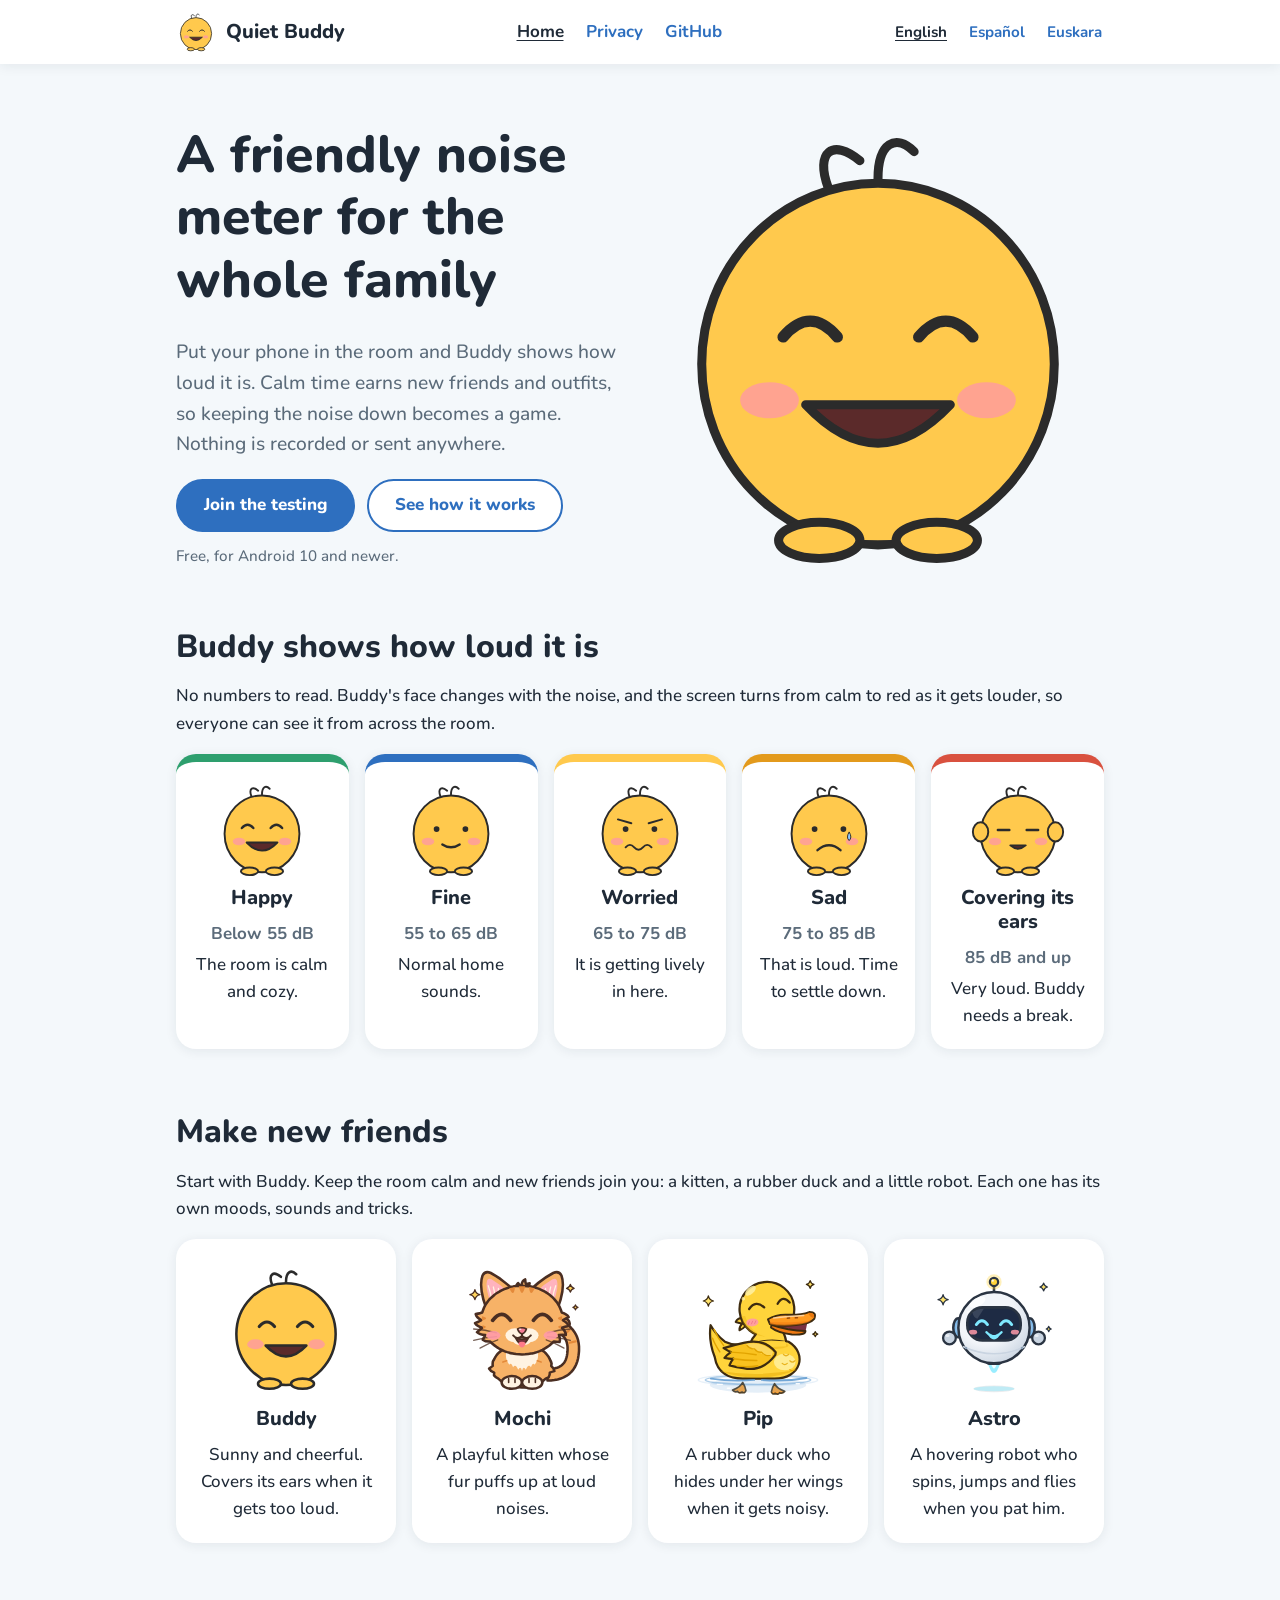
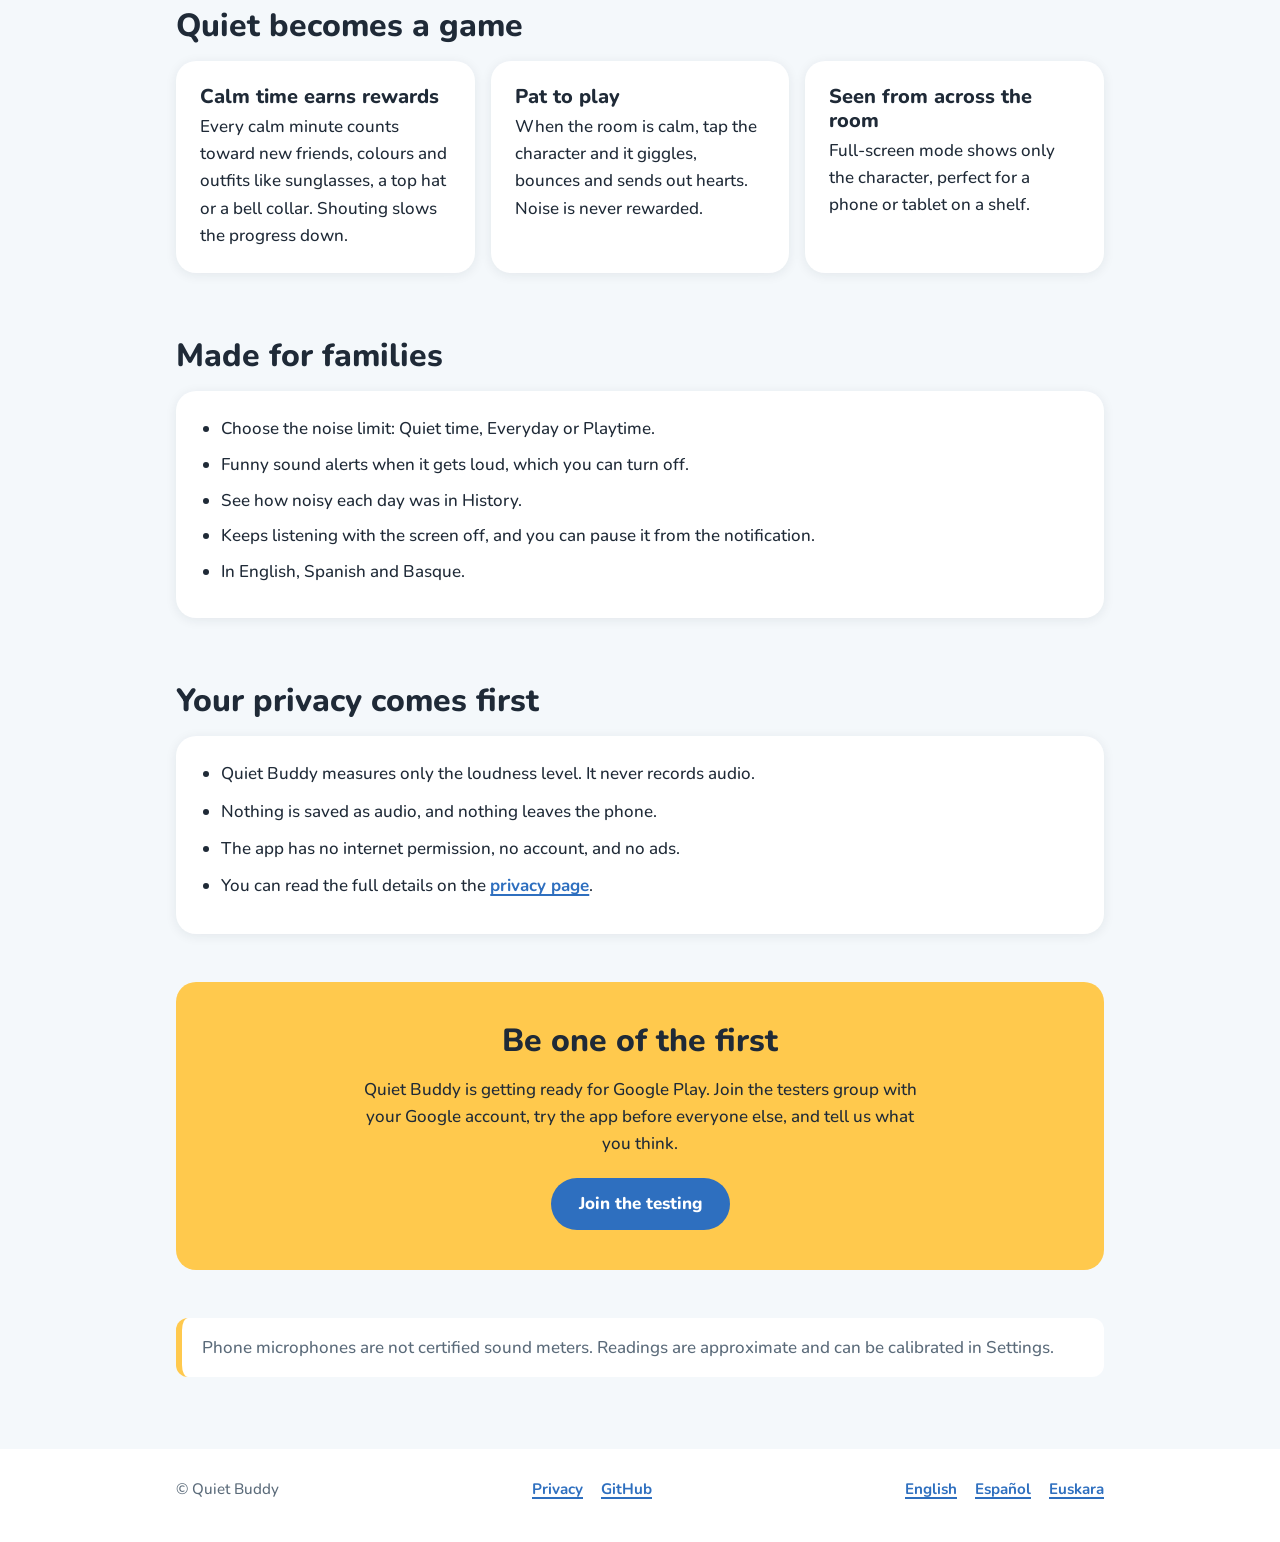
<file: index.html>
<!doctype html>
<html lang="en">
<head>
  <meta charset="utf-8">
  <meta name="viewport" content="width=device-width, initial-scale=1">
  <title>Quiet Buddy</title>
  <meta name="description" content="Quiet Buddy is a free Android noise meter for the family. Choose your language: English, Español or Euskara.">
  <link rel="alternate" hreflang="en" href="https://quiet-buddy.github.io/en/">
  <link rel="alternate" hreflang="es" href="https://quiet-buddy.github.io/es/">
  <link rel="alternate" hreflang="eu" href="https://quiet-buddy.github.io/eu/">
  <link rel="alternate" hreflang="x-default" href="https://quiet-buddy.github.io/">
  <link rel="canonical" href="https://quiet-buddy.github.io/">
  <meta property="og:type" content="website">
  <meta property="og:site_name" content="Quiet Buddy">
  <meta property="og:title" content="Quiet Buddy">
  <meta property="og:description" content="A friendly noise meter for the whole family. Choose your language.">
  <meta property="og:url" content="https://quiet-buddy.github.io/">
  <meta property="og:locale" content="en_US">
  <meta property="og:locale:alternate" content="es_ES">
  <meta property="og:locale:alternate" content="eu_ES">
  <link rel="icon" href="data:image/svg+xml,%3Csvg xmlns='http://www.w3.org/2000/svg' viewBox='0 0 100 100'%3E%3Cellipse cx='50' cy='55' rx='40' ry='40' fill='%23FFC94D' stroke='%232B2B2B' stroke-width='4'/%3E%3Ccircle cx='36' cy='48' r='5' fill='%232B2B2B'/%3E%3Ccircle cx='64' cy='48' r='5' fill='%232B2B2B'/%3E%3C/svg%3E">
  <link rel="stylesheet" href="https://fonts.googleapis.com/css2?family=Nunito:wght@500;700;800&amp;display=swap">
  <link rel="stylesheet" href="assets/site.css">
  <script>
    (function () {
      var supported = ['en', 'es', 'eu'];
      var target = null;
      try {
        var saved = localStorage.getItem('qb-lang');
        if (saved && supported.indexOf(saved) !== -1) target = saved;
      } catch (e) {}
      if (!target) {
        var list = (navigator.languages && navigator.languages.length)
          ? navigator.languages
          : [navigator.language || 'en'];
        for (var i = 0; i < list.length; i++) {
          var tag = String(list[i]).toLowerCase();
          if (tag.indexOf('eu') === 0) { target = 'eu'; break; }
          if (tag.indexOf('es') === 0) { target = 'es'; break; }
        }
      }
      location.replace('./' + (target || 'en') + '/');
    })();
  </script>
</head>
<body>

<main class="landing">
  <div class="wrap">
    <section class="landing-card" aria-labelledby="landing-title">
      <svg class="landing-buddy" viewBox="0 0 200 200" role="img" aria-label="Buddy, the Quiet Buddy mascot">
        <path d="M78 30 C 72 14, 80 8, 92 18" fill="none" stroke="#2B2B2B" stroke-width="4" stroke-linecap="round"/>
        <path d="M100 26 C 100 10, 108 6, 116 14" fill="none" stroke="#2B2B2B" stroke-width="4" stroke-linecap="round"/>
        <ellipse cx="100" cy="108" rx="78" ry="80" fill="#FFC94D" stroke="#2B2B2B" stroke-width="4"/>
        <ellipse cx="52" cy="124" rx="13" ry="8" fill="#FF9AA2" opacity="0.8"/>
        <ellipse cx="148" cy="124" rx="13" ry="8" fill="#FF9AA2" opacity="0.8"/>
        <path d="M58 96 Q 70 82 82 96" fill="none" stroke="#2B2B2B" stroke-width="5" stroke-linecap="round"/>
        <path d="M118 96 Q 130 82 142 96" fill="none" stroke="#2B2B2B" stroke-width="5" stroke-linecap="round"/>
        <path d="M68 126 Q 100 160 132 126 Z" fill="#5B2A2A" stroke="#2B2B2B" stroke-width="4" stroke-linejoin="round"/>
        <ellipse cx="74" cy="186" rx="18" ry="8" fill="#FFC94D" stroke="#2B2B2B" stroke-width="4"/>
        <ellipse cx="126" cy="186" rx="18" ry="8" fill="#FFC94D" stroke="#2B2B2B" stroke-width="4"/>
      </svg>
      <h1 id="landing-title">Quiet Buddy</h1>
      <p class="landing-choose">Choose your language</p>
      <nav aria-label="Choose your language">
        <ul class="landing-links">
          <li><a class="btn btn-primary btn-big" href="./en/" hreflang="en" lang="en" data-lang="en">English</a></li>
          <li><a class="btn btn-primary btn-big" href="./es/" hreflang="es" lang="es" data-lang="es">Español</a></li>
          <li><a class="btn btn-primary btn-big" href="./eu/" hreflang="eu" lang="eu" data-lang="eu">Euskara</a></li>
        </ul>
      </nav>
    </section>
  </div>
</main>

<script>
  document.addEventListener('click', function (event) {
    var link = event.target.closest && event.target.closest('a[data-lang]');
    if (!link) return;
    try {
      localStorage.setItem('qb-lang', link.getAttribute('data-lang'));
    } catch (e) {}
  });
</script>
</body>
</html>
</file>
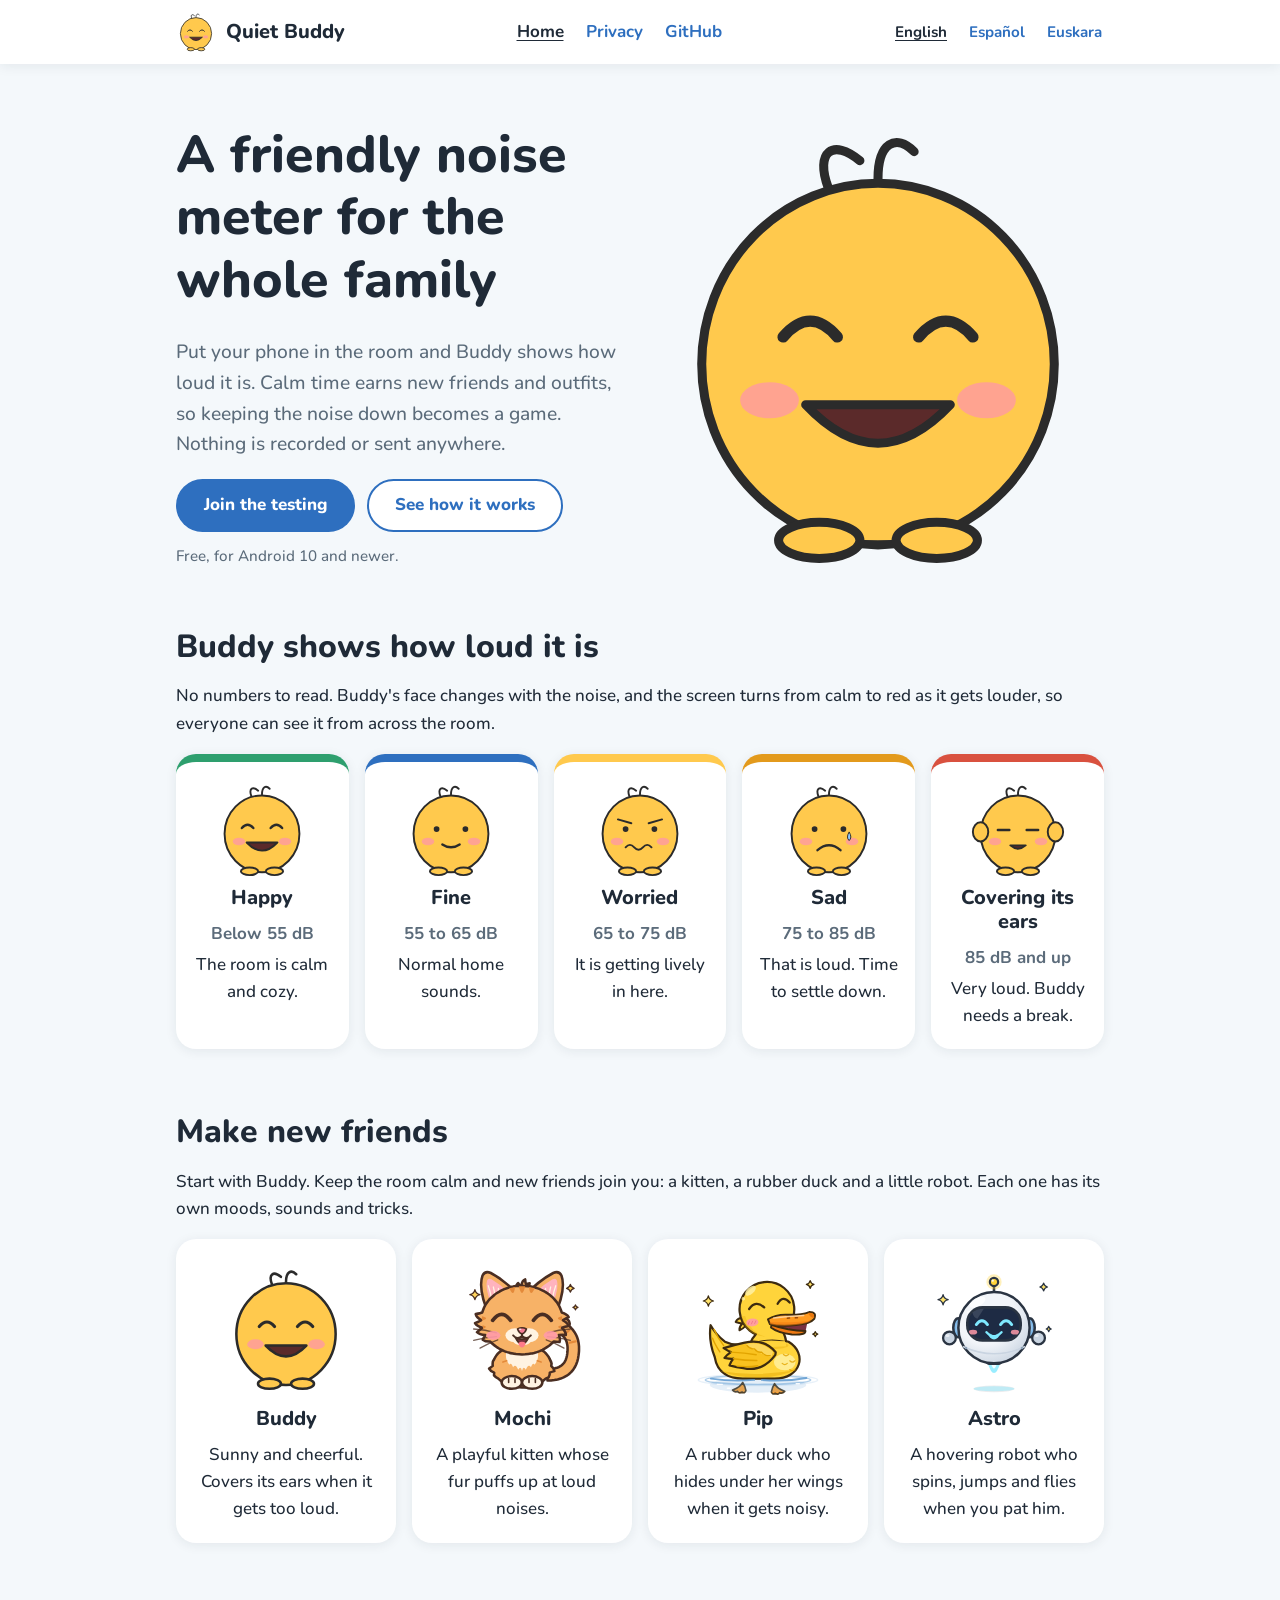
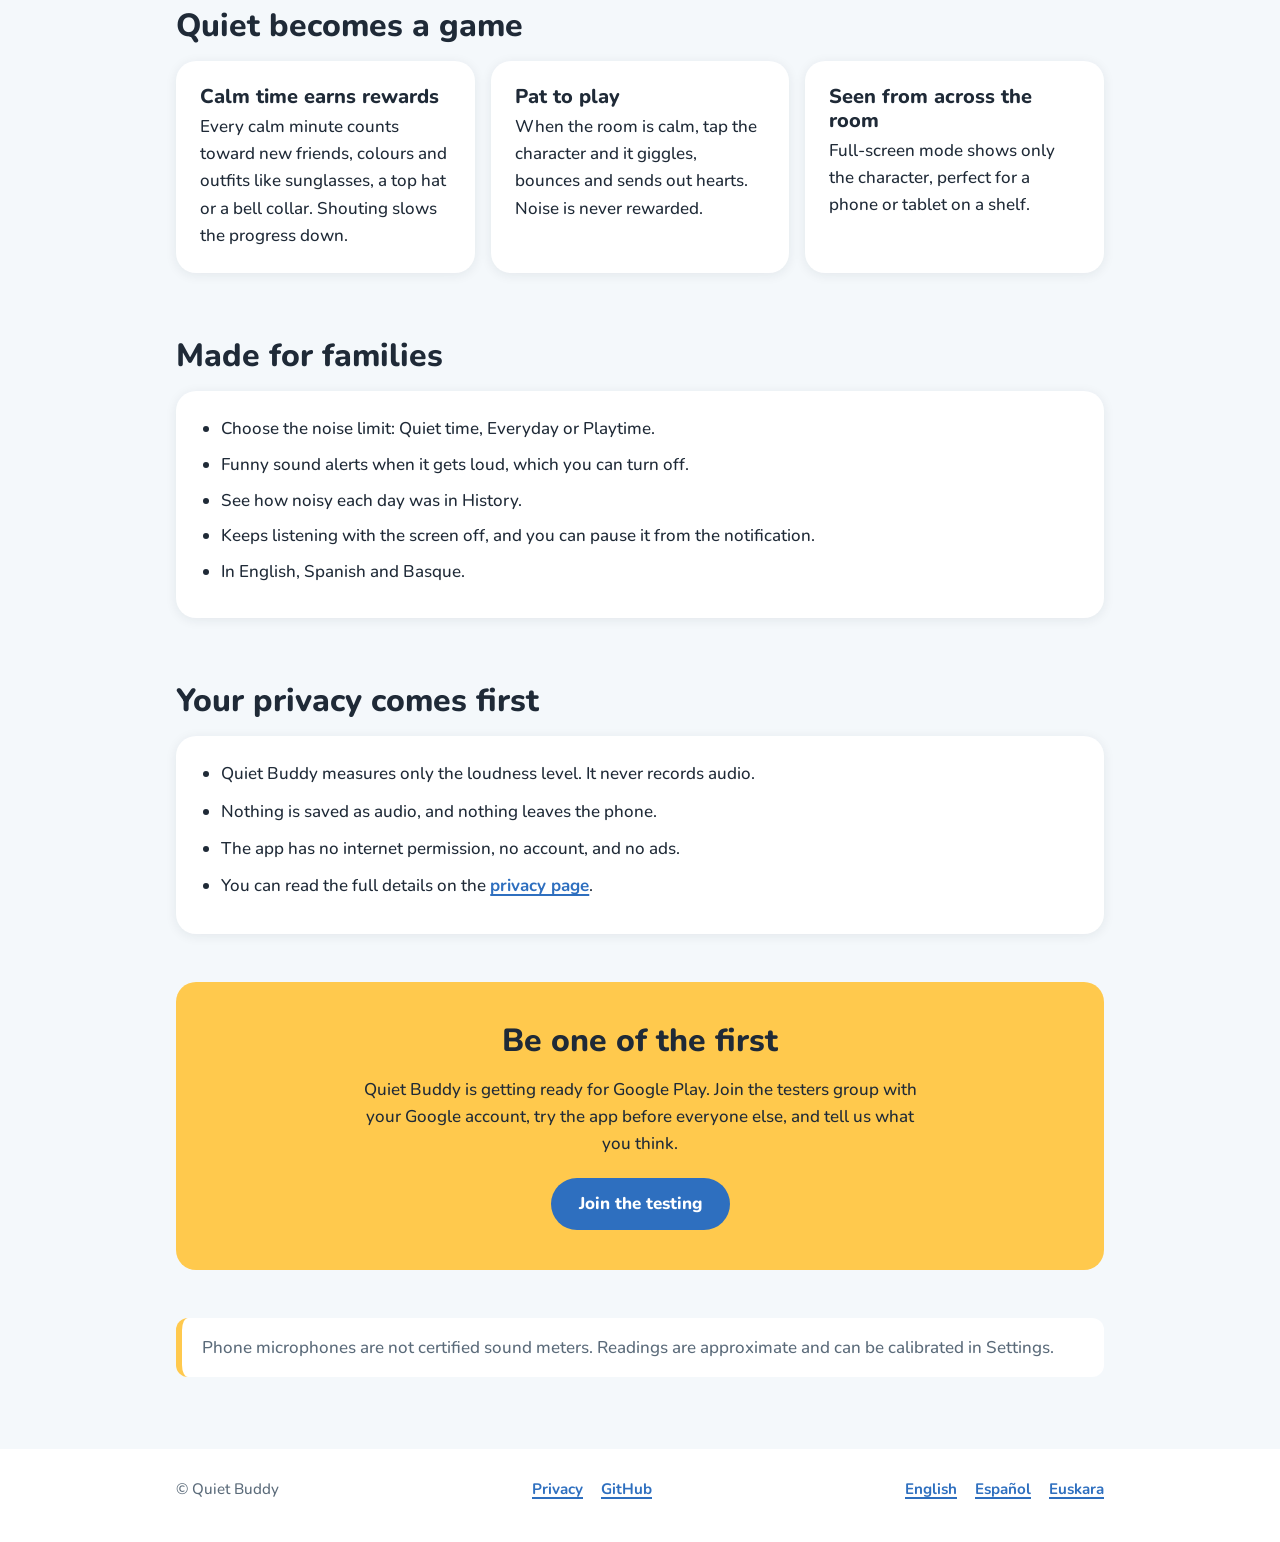
<file: en/index.html>
<!doctype html>
<html lang="en">
<head>
  <meta charset="utf-8">
  <meta name="viewport" content="width=device-width, initial-scale=1">
  <title>Quiet Buddy: a friendly noise meter for the family</title>
  <meta name="description" content="Quiet Buddy is a free Android app that turns a phone into a friendly noise meter for the family. Cute characters show how loud the room is, and calm time earns new friends. Nothing is recorded.">
  <link rel="alternate" hreflang="en" href="https://quiet-buddy.github.io/en/">
  <link rel="alternate" hreflang="es" href="https://quiet-buddy.github.io/es/">
  <link rel="alternate" hreflang="eu" href="https://quiet-buddy.github.io/eu/">
  <link rel="alternate" hreflang="x-default" href="https://quiet-buddy.github.io/">
  <link rel="canonical" href="https://quiet-buddy.github.io/en/">
  <meta property="og:type" content="website">
  <meta property="og:site_name" content="Quiet Buddy">
  <meta property="og:title" content="Quiet Buddy: a friendly noise meter for the family">
  <meta property="og:description" content="A friendly noise meter for the family. Cute characters show how loud the room is, and calm time earns new friends.">
  <meta property="og:url" content="https://quiet-buddy.github.io/en/">
  <meta property="og:locale" content="en_US">
  <meta property="og:locale:alternate" content="es_ES">
  <meta property="og:locale:alternate" content="eu_ES">
  <link rel="icon" href="data:image/svg+xml,%3Csvg xmlns='http://www.w3.org/2000/svg' viewBox='0 0 100 100'%3E%3Cellipse cx='50' cy='55' rx='40' ry='40' fill='%23FFC94D' stroke='%232B2B2B' stroke-width='4'/%3E%3Ccircle cx='36' cy='48' r='5' fill='%232B2B2B'/%3E%3Ccircle cx='64' cy='48' r='5' fill='%232B2B2B'/%3E%3C/svg%3E">
  <link rel="stylesheet" href="https://fonts.googleapis.com/css2?family=Nunito:wght@500;700;800&amp;display=swap">
  <link rel="stylesheet" href="../assets/site.css">
</head>
<body>

<header class="site-header">
  <div class="wrap">
    <a class="brand" href="./index.html">
      <svg viewBox="0 0 200 200" role="img" aria-label="Buddy, the Quiet Buddy mascot">
        <path d="M78 30 C 72 14, 80 8, 92 18" fill="none" stroke="#2B2B2B" stroke-width="4" stroke-linecap="round"/>
        <path d="M100 26 C 100 10, 108 6, 116 14" fill="none" stroke="#2B2B2B" stroke-width="4" stroke-linecap="round"/>
        <ellipse cx="100" cy="108" rx="78" ry="80" fill="#FFC94D" stroke="#2B2B2B" stroke-width="4"/>
        <ellipse cx="52" cy="124" rx="13" ry="8" fill="#FF9AA2" opacity="0.8"/>
        <ellipse cx="148" cy="124" rx="13" ry="8" fill="#FF9AA2" opacity="0.8"/>
        <path d="M58 96 Q 70 82 82 96" fill="none" stroke="#2B2B2B" stroke-width="5" stroke-linecap="round"/>
        <path d="M118 96 Q 130 82 142 96" fill="none" stroke="#2B2B2B" stroke-width="5" stroke-linecap="round"/>
        <path d="M68 126 Q 100 160 132 126 Z" fill="#5B2A2A" stroke="#2B2B2B" stroke-width="4" stroke-linejoin="round"/>
        <ellipse cx="74" cy="186" rx="18" ry="8" fill="#FFC94D" stroke="#2B2B2B" stroke-width="4"/>
        <ellipse cx="126" cy="186" rx="18" ry="8" fill="#FFC94D" stroke="#2B2B2B" stroke-width="4"/>
      </svg>
      <span>Quiet Buddy</span>
    </a>

    <nav class="site-nav" aria-label="Main">
      <ul>
        <li><a href="./index.html" aria-current="page">Home</a></li>
        <li><a href="./privacy.html">Privacy</a></li>
        <li><a href="https://github.com/Quiet-Buddy/noise-meter">GitHub</a></li>
      </ul>
    </nav>

    <nav class="lang" aria-label="Language">
      <ul>
        <li><a href="./index.html" hreflang="en" lang="en" aria-current="page">English</a></li>
        <li><a href="../es/index.html" hreflang="es" lang="es" data-lang="es">Español</a></li>
        <li><a href="../eu/index.html" hreflang="eu" lang="eu" data-lang="eu">Euskara</a></li>
      </ul>
    </nav>
  </div>
</header>

<main>

  <div class="wrap">

    <section class="hero" aria-labelledby="hero-title">
      <div>
        <h1 id="hero-title">A friendly noise meter for the whole family</h1>
        <p class="lead">Put your phone in the room and Buddy shows how loud it is. Calm time earns new friends and outfits, so keeping the noise down becomes a game. Nothing is recorded or sent anywhere.</p>
        <div class="actions">
          <a class="btn btn-primary" href="https://groups.google.com/g/quiet-buddy-testers">Join the testing</a>
          <a class="btn btn-secondary" href="#moods-title">See how it works</a>
        </div>
        <p class="hero-note">Free, for Android 10 and newer.</p>
      </div>
      <svg class="buddy-hero" viewBox="0 0 200 200" role="img" aria-label="Buddy, the Quiet Buddy mascot, smiling happily">
        <path d="M78 30 C 72 14, 80 8, 92 18" fill="none" stroke="#2B2B2B" stroke-width="4" stroke-linecap="round"/>
        <path d="M100 26 C 100 10, 108 6, 116 14" fill="none" stroke="#2B2B2B" stroke-width="4" stroke-linecap="round"/>
        <ellipse cx="100" cy="108" rx="78" ry="80" fill="#FFC94D" stroke="#2B2B2B" stroke-width="4"/>
        <ellipse cx="52" cy="124" rx="13" ry="8" fill="#FF9AA2" opacity="0.8"/>
        <ellipse cx="148" cy="124" rx="13" ry="8" fill="#FF9AA2" opacity="0.8"/>
        <path d="M58 96 Q 70 82 82 96" fill="none" stroke="#2B2B2B" stroke-width="5" stroke-linecap="round"/>
        <path d="M118 96 Q 130 82 142 96" fill="none" stroke="#2B2B2B" stroke-width="5" stroke-linecap="round"/>
        <path d="M68 126 Q 100 160 132 126 Z" fill="#5B2A2A" stroke="#2B2B2B" stroke-width="4" stroke-linejoin="round"/>
        <ellipse cx="74" cy="186" rx="18" ry="8" fill="#FFC94D" stroke="#2B2B2B" stroke-width="4"/>
        <ellipse cx="126" cy="186" rx="18" ry="8" fill="#FFC94D" stroke="#2B2B2B" stroke-width="4"/>
      </svg>
    </section>

    <section aria-labelledby="moods-title">
      <h2 id="moods-title">Buddy shows how loud it is</h2>
      <p>No numbers to read. Buddy's face changes with the noise, and the screen turns from calm to red as it gets louder, so everyone can see it from across the room.</p>
      <ul class="mood-grid">

        <li class="mood mood-happy">
          <svg viewBox="0 0 200 200" role="img" aria-label="Buddy happy">
            <path d="M78 30 C 72 14, 80 8, 92 18" fill="none" stroke="#2B2B2B" stroke-width="4" stroke-linecap="round"/>
            <path d="M100 26 C 100 10, 108 6, 116 14" fill="none" stroke="#2B2B2B" stroke-width="4" stroke-linecap="round"/>
            <ellipse cx="100" cy="108" rx="78" ry="80" fill="#FFC94D" stroke="#2B2B2B" stroke-width="4"/>
            <ellipse cx="52" cy="124" rx="13" ry="8" fill="#FF9AA2" opacity="0.8"/>
            <ellipse cx="148" cy="124" rx="13" ry="8" fill="#FF9AA2" opacity="0.8"/>
            <path d="M58 96 Q 70 82 82 96" fill="none" stroke="#2B2B2B" stroke-width="5" stroke-linecap="round"/>
            <path d="M118 96 Q 130 82 142 96" fill="none" stroke="#2B2B2B" stroke-width="5" stroke-linecap="round"/>
            <path d="M68 126 Q 100 160 132 126 Z" fill="#5B2A2A" stroke="#2B2B2B" stroke-width="4" stroke-linejoin="round"/>
            <ellipse cx="74" cy="186" rx="18" ry="8" fill="#FFC94D" stroke="#2B2B2B" stroke-width="4"/>
            <ellipse cx="126" cy="186" rx="18" ry="8" fill="#FFC94D" stroke="#2B2B2B" stroke-width="4"/>
          </svg>
          <h3>Happy</h3>
          <p class="band">Below 55 dB</p>
          <p>The room is calm and cozy.</p>
        </li>

        <li class="mood mood-fine">
          <svg viewBox="0 0 200 200" role="img" aria-label="Buddy fine, with a small smile">
            <path d="M78 30 C 72 14, 80 8, 92 18" fill="none" stroke="#2B2B2B" stroke-width="4" stroke-linecap="round"/>
            <path d="M100 26 C 100 10, 108 6, 116 14" fill="none" stroke="#2B2B2B" stroke-width="4" stroke-linecap="round"/>
            <ellipse cx="100" cy="108" rx="78" ry="80" fill="#FFC94D" stroke="#2B2B2B" stroke-width="4"/>
            <ellipse cx="52" cy="124" rx="13" ry="8" fill="#FF9AA2" opacity="0.8"/>
            <ellipse cx="148" cy="124" rx="13" ry="8" fill="#FF9AA2" opacity="0.8"/>
            <circle cx="70" cy="98" r="6" fill="#2B2B2B"/>
            <circle cx="130" cy="98" r="6" fill="#2B2B2B"/>
            <path d="M82 130 Q 100 142 118 130" fill="none" stroke="#2B2B2B" stroke-width="5" stroke-linecap="round"/>
            <ellipse cx="74" cy="186" rx="18" ry="8" fill="#FFC94D" stroke="#2B2B2B" stroke-width="4"/>
            <ellipse cx="126" cy="186" rx="18" ry="8" fill="#FFC94D" stroke="#2B2B2B" stroke-width="4"/>
          </svg>
          <h3>Fine</h3>
          <p class="band">55 to 65 dB</p>
          <p>Normal home sounds.</p>
        </li>

        <li class="mood mood-worried">
          <svg viewBox="0 0 200 200" role="img" aria-label="Buddy worried, with a wavy mouth and raised brows">
            <path d="M78 30 C 72 14, 80 8, 92 18" fill="none" stroke="#2B2B2B" stroke-width="4" stroke-linecap="round"/>
            <path d="M100 26 C 100 10, 108 6, 116 14" fill="none" stroke="#2B2B2B" stroke-width="4" stroke-linecap="round"/>
            <ellipse cx="100" cy="108" rx="78" ry="80" fill="#FFC94D" stroke="#2B2B2B" stroke-width="4"/>
            <ellipse cx="52" cy="124" rx="13" ry="8" fill="#FF9AA2" opacity="0.8"/>
            <ellipse cx="148" cy="124" rx="13" ry="8" fill="#FF9AA2" opacity="0.8"/>
            <circle cx="70" cy="98" r="6" fill="#2B2B2B"/>
            <circle cx="130" cy="98" r="6" fill="#2B2B2B"/>
            <path d="M54 78 L 82 86" fill="none" stroke="#2B2B2B" stroke-width="4" stroke-linecap="round"/>
            <path d="M146 78 L 118 86" fill="none" stroke="#2B2B2B" stroke-width="4" stroke-linecap="round"/>
            <path d="M70 136 Q 79 126 88 136 T 106 136 T 124 136" fill="none" stroke="#2B2B2B" stroke-width="4" stroke-linecap="round" stroke-linejoin="round"/>
            <ellipse cx="74" cy="186" rx="18" ry="8" fill="#FFC94D" stroke="#2B2B2B" stroke-width="4"/>
            <ellipse cx="126" cy="186" rx="18" ry="8" fill="#FFC94D" stroke="#2B2B2B" stroke-width="4"/>
          </svg>
          <h3>Worried</h3>
          <p class="band">65 to 75 dB</p>
          <p>It is getting lively in here.</p>
        </li>

        <li class="mood mood-sad">
          <svg viewBox="0 0 200 200" role="img" aria-label="Buddy sad, with a frown and a blue tear">
            <path d="M78 30 C 72 14, 80 8, 92 18" fill="none" stroke="#2B2B2B" stroke-width="4" stroke-linecap="round"/>
            <path d="M100 26 C 100 10, 108 6, 116 14" fill="none" stroke="#2B2B2B" stroke-width="4" stroke-linecap="round"/>
            <ellipse cx="100" cy="108" rx="78" ry="80" fill="#FFC94D" stroke="#2B2B2B" stroke-width="4"/>
            <ellipse cx="52" cy="124" rx="13" ry="8" fill="#FF9AA2" opacity="0.8"/>
            <ellipse cx="148" cy="124" rx="13" ry="8" fill="#FF9AA2" opacity="0.8"/>
            <circle cx="70" cy="98" r="6" fill="#2B2B2B"/>
            <circle cx="130" cy="98" r="6" fill="#2B2B2B"/>
            <path d="M76 142 Q 100 122 124 142" fill="none" stroke="#2B2B2B" stroke-width="5" stroke-linecap="round"/>
            <path d="M142 104 Q 149 116 142 122 Q 135 116 142 104 Z" fill="#8FC8FF" stroke="#2B2B2B" stroke-width="2"/>
            <ellipse cx="74" cy="186" rx="18" ry="8" fill="#FFC94D" stroke="#2B2B2B" stroke-width="4"/>
            <ellipse cx="126" cy="186" rx="18" ry="8" fill="#FFC94D" stroke="#2B2B2B" stroke-width="4"/>
          </svg>
          <h3>Sad</h3>
          <p class="band">75 to 85 dB</p>
          <p>That is loud. Time to settle down.</p>
        </li>

        <li class="mood mood-too-loud">
          <svg viewBox="0 0 200 200" role="img" aria-label="Buddy covering its ears with its hands, squinting">
            <path d="M78 30 C 72 14, 80 8, 92 18" fill="none" stroke="#2B2B2B" stroke-width="4" stroke-linecap="round"/>
            <path d="M100 26 C 100 10, 108 6, 116 14" fill="none" stroke="#2B2B2B" stroke-width="4" stroke-linecap="round"/>
            <ellipse cx="100" cy="108" rx="78" ry="80" fill="#FFC94D" stroke="#2B2B2B" stroke-width="4"/>
            <ellipse cx="52" cy="124" rx="13" ry="8" fill="#FF9AA2" opacity="0.8"/>
            <ellipse cx="148" cy="124" rx="13" ry="8" fill="#FF9AA2" opacity="0.8"/>
            <path d="M58 100 L 82 100" fill="none" stroke="#2B2B2B" stroke-width="5" stroke-linecap="round"/>
            <path d="M118 100 L 142 100" fill="none" stroke="#2B2B2B" stroke-width="5" stroke-linecap="round"/>
            <path d="M84 132 Q 100 146 116 132 Z" fill="#5B2A2A" stroke="#2B2B2B" stroke-width="4" stroke-linejoin="round"/>
            <ellipse cx="22" cy="104" rx="16" ry="20" fill="#FFC94D" stroke="#2B2B2B" stroke-width="4"/>
            <ellipse cx="178" cy="104" rx="16" ry="20" fill="#FFC94D" stroke="#2B2B2B" stroke-width="4"/>
            <ellipse cx="74" cy="186" rx="18" ry="8" fill="#FFC94D" stroke="#2B2B2B" stroke-width="4"/>
            <ellipse cx="126" cy="186" rx="18" ry="8" fill="#FFC94D" stroke="#2B2B2B" stroke-width="4"/>
          </svg>
          <h3>Covering its ears</h3>
          <p class="band">85 dB and up</p>
          <p>Very loud. Buddy needs a break.</p>
        </li>

      </ul>
    </section>

    <section aria-labelledby="characters-title">
      <h2 id="characters-title">Make new friends</h2>
      <p>Start with Buddy. Keep the room calm and new friends join you: a kitten, a rubber duck and a little robot. Each one has its own moods, sounds and tricks.</p>
      <ul class="char-grid">
        <li class="char">
          <img src="../assets/characters/buddy.svg" alt="Buddy, a round yellow character, smiling" width="140" height="140" loading="lazy">
          <h3>Buddy</h3>
          <p>Sunny and cheerful. Covers its ears when it gets too loud.</p>
        </li>
        <li class="char">
          <img src="../assets/characters/mochi.svg" alt="Mochi, a ginger kitten, smiling" width="140" height="140" loading="lazy">
          <h3>Mochi</h3>
          <p>A playful kitten whose fur puffs up at loud noises.</p>
        </li>
        <li class="char">
          <img src="../assets/characters/pip.svg" alt="Pip, a yellow rubber duck, smiling on her pond" width="140" height="140" loading="lazy">
          <h3>Pip</h3>
          <p>A rubber duck who hides under her wings when it gets noisy.</p>
        </li>
        <li class="char">
          <img src="../assets/characters/astro.svg" alt="Astro, a white hovering robot with a screen face, smiling" width="140" height="140" loading="lazy">
          <h3>Astro</h3>
          <p>A hovering robot who spins, jumps and flies when you pat him.</p>
        </li>
      </ul>
    </section>

    <section aria-labelledby="game-title">
      <h2 id="game-title">Quiet becomes a game</h2>
      <div class="feature-grid feature-grid-3">
        <div class="card">
          <h3>Calm time earns rewards</h3>
          <p>Every calm minute counts toward new friends, colours and outfits like sunglasses, a top hat or a bell collar. Shouting slows the progress down.</p>
        </div>
        <div class="card">
          <h3>Pat to play</h3>
          <p>When the room is calm, tap the character and it giggles, bounces and sends out hearts. Noise is never rewarded.</p>
        </div>
        <div class="card">
          <h3>Seen from across the room</h3>
          <p>Full-screen mode shows only the character, perfect for a phone or tablet on a shelf.</p>
        </div>
      </div>
    </section>

    <section aria-labelledby="families-title">
      <h2 id="families-title">Made for families</h2>
      <div class="card">
        <ul class="feature-list">
          <li>Choose the noise limit: Quiet time, Everyday or Playtime.</li>
          <li>Funny sound alerts when it gets loud, which you can turn off.</li>
          <li>See how noisy each day was in History.</li>
          <li>Keeps listening with the screen off, and you can pause it from the notification.</li>
          <li>In English, Spanish and Basque.</li>
        </ul>
      </div>
    </section>

    <section aria-labelledby="privacy-title">
      <h2 id="privacy-title">Your privacy comes first</h2>
      <div class="card">
        <ul class="privacy-list">
          <li>Quiet Buddy measures only the loudness level. It never records audio.</li>
          <li>Nothing is saved as audio, and nothing leaves the phone.</li>
          <li>The app has no internet permission, no account, and no ads.</li>
          <li>You can read the full details on the <a href="./privacy.html">privacy page</a>.</li>
        </ul>
      </div>
    </section>

    <section class="cta" aria-labelledby="join-title">
      <h2 id="join-title">Be one of the first</h2>
      <p>Quiet Buddy is getting ready for Google Play. Join the testers group with your Google account, try the app before everyone else, and tell us what you think.</p>
      <a class="btn btn-primary" href="https://groups.google.com/g/quiet-buddy-testers">Join the testing</a>
    </section>

    <section>
      <p class="note">Phone microphones are not certified sound meters. Readings are approximate and can be calibrated in Settings.</p>
    </section>

  </div>

</main>

<footer class="site-footer">
  <div class="wrap">
    <p>&copy; Quiet Buddy</p>
    <ul class="footer-links">
      <li><a href="./privacy.html">Privacy</a></li>
      <li><a href="https://github.com/Quiet-Buddy/noise-meter">GitHub</a></li>
    </ul>
    <ul class="footer-links" aria-label="Language">
      <li><a href="./index.html" hreflang="en" lang="en" aria-current="page">English</a></li>
      <li><a href="../es/index.html" hreflang="es" lang="es" data-lang="es">Español</a></li>
      <li><a href="../eu/index.html" hreflang="eu" lang="eu" data-lang="eu">Euskara</a></li>
    </ul>
  </div>
</footer>

<script>
  document.addEventListener('click', function (event) {
    var link = event.target.closest && event.target.closest('a[data-lang]');
    if (!link) return;
    try {
      localStorage.setItem('qb-lang', link.getAttribute('data-lang'));
    } catch (e) {}
  });
</script>
</body>
</html>
</file>
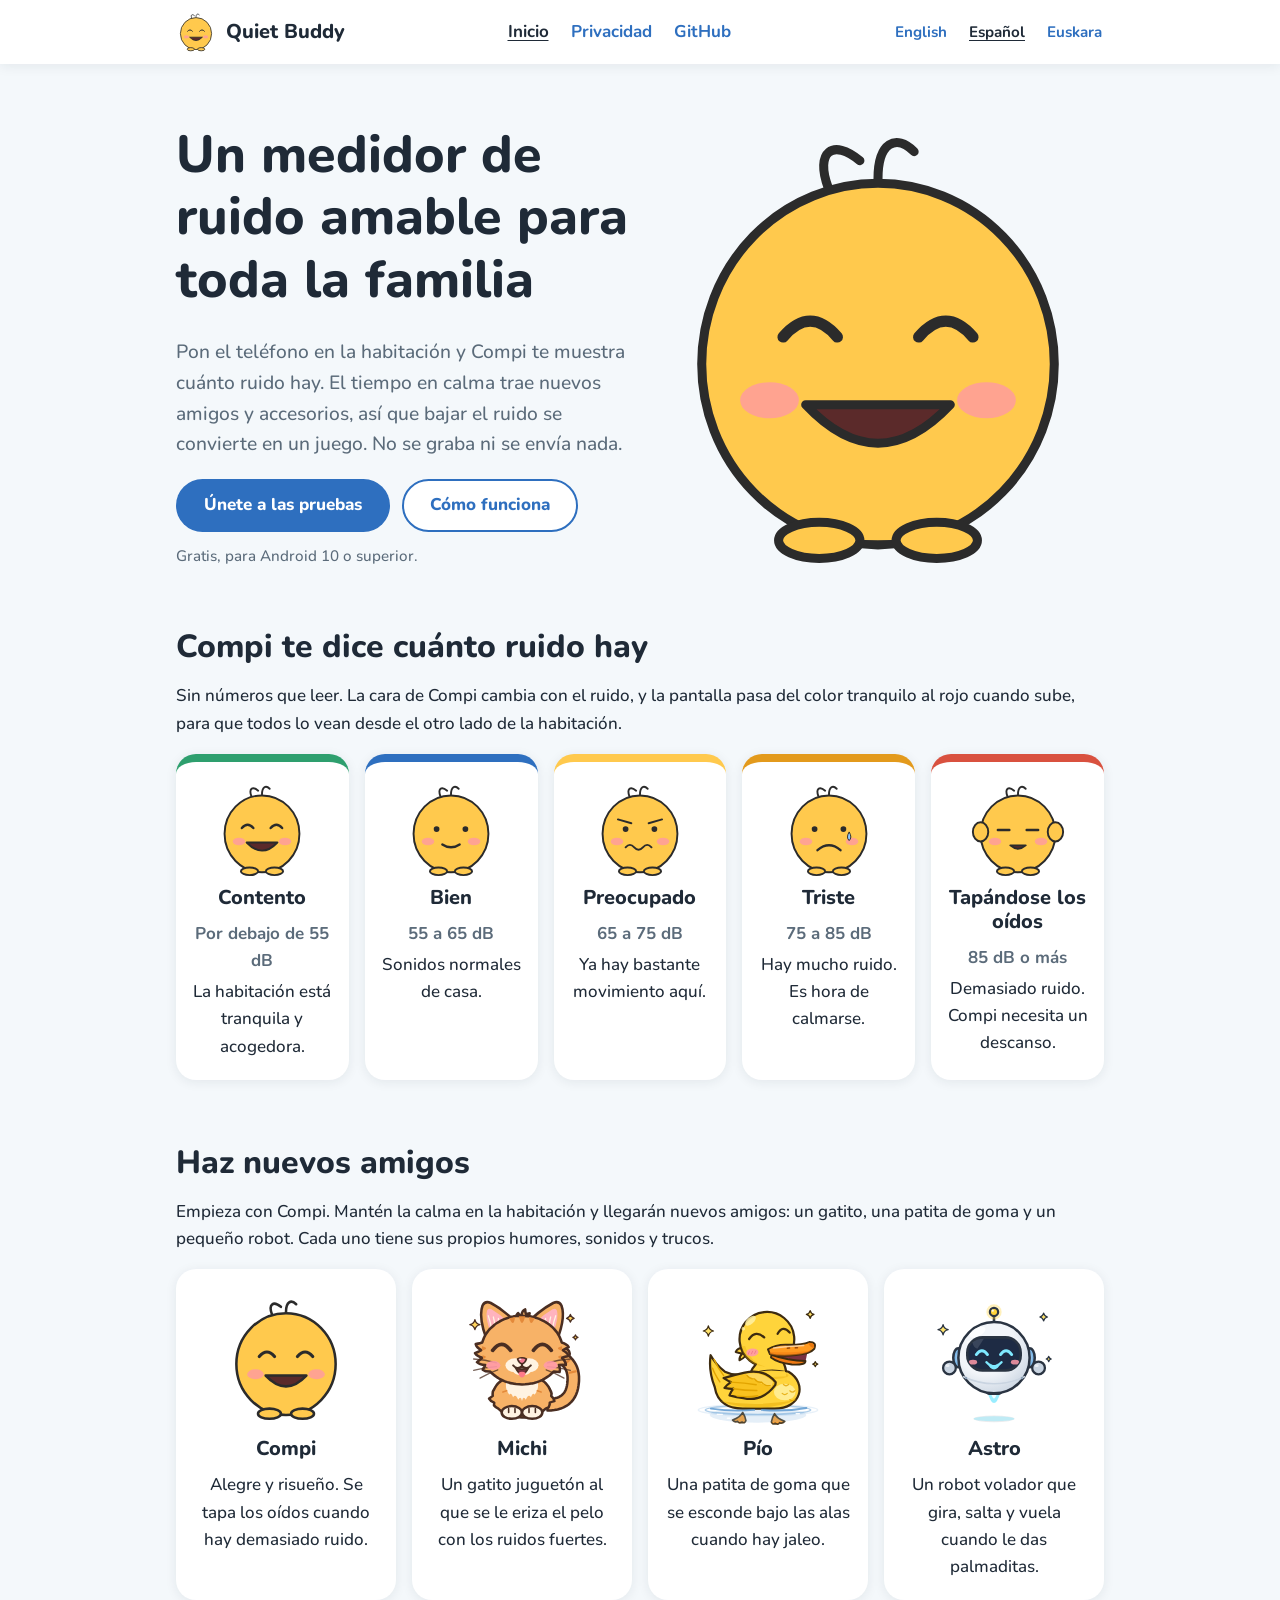
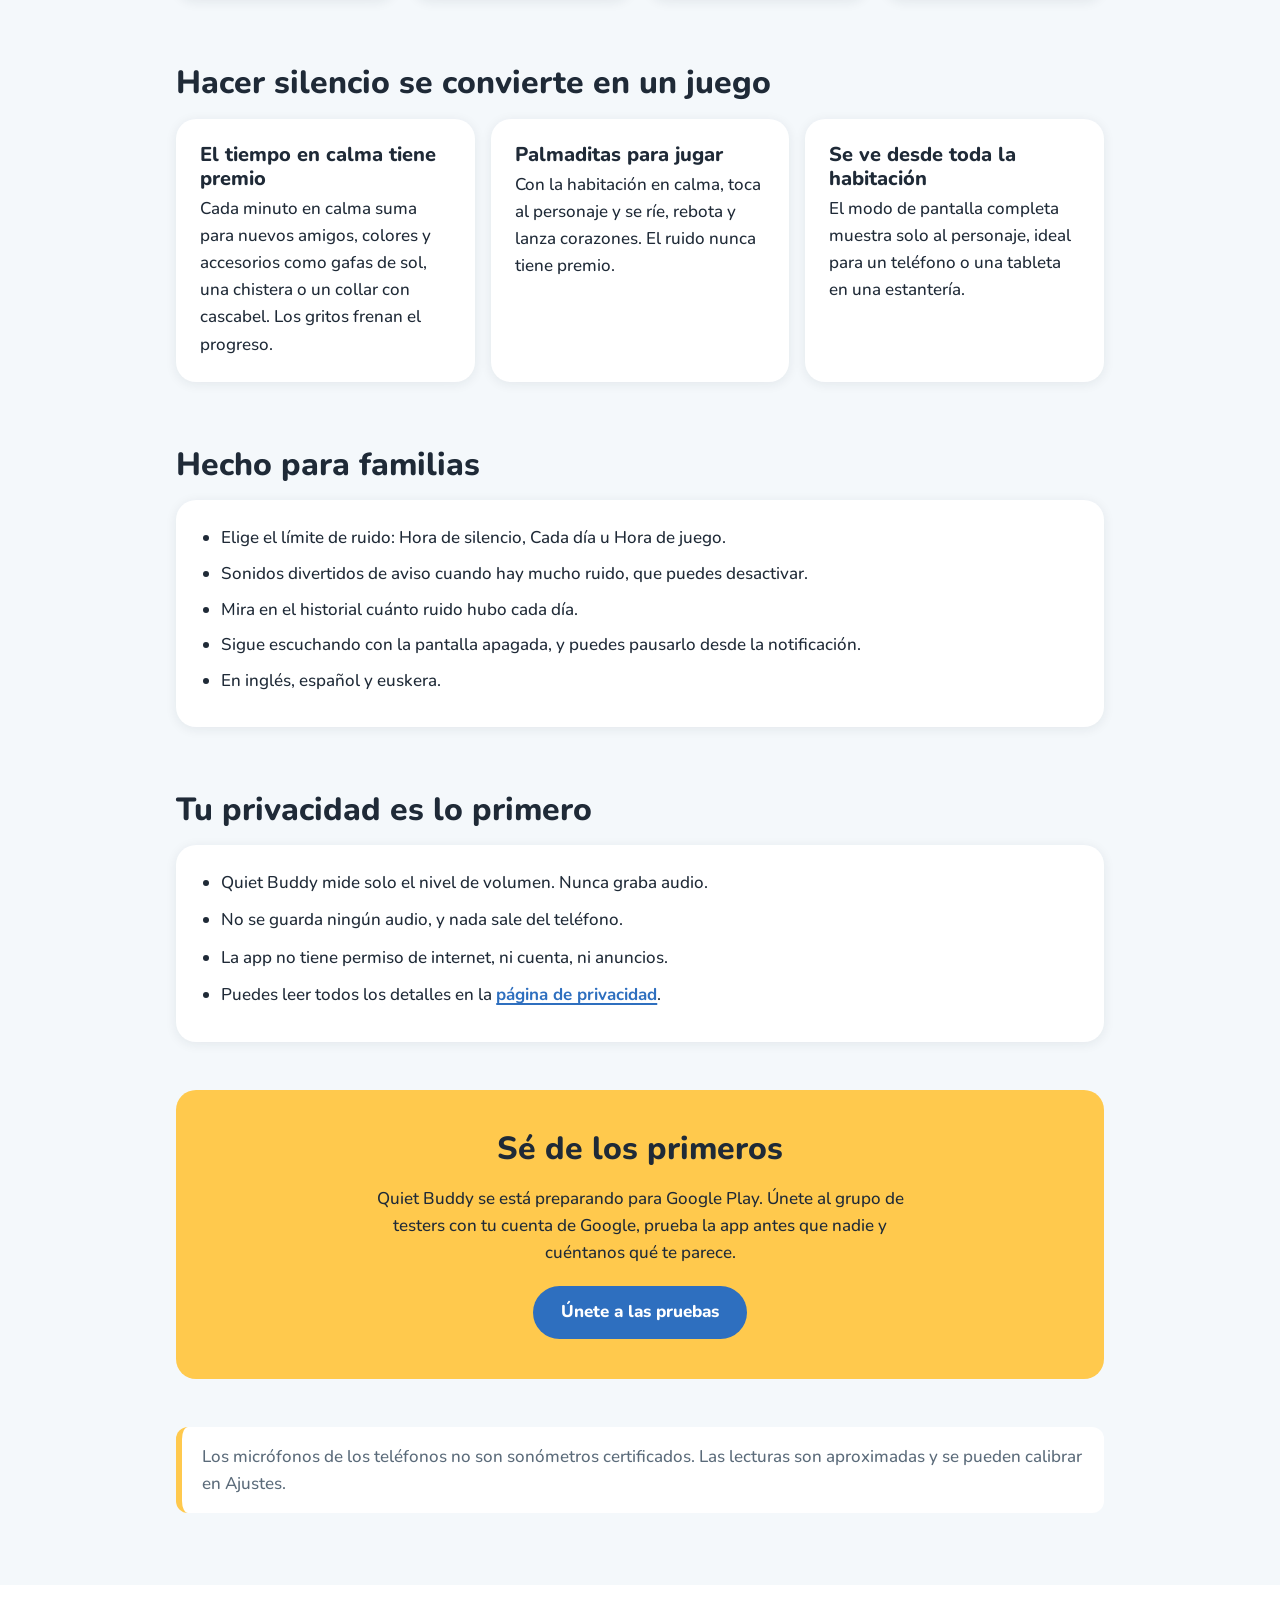
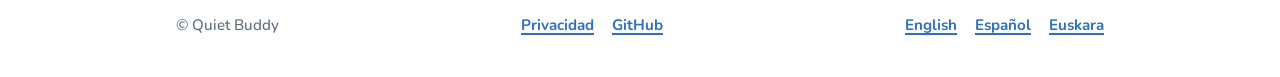
<file: es/index.html>
<!doctype html>
<html lang="es">
<head>
  <meta charset="utf-8">
  <meta name="viewport" content="width=device-width, initial-scale=1">
  <title>Quiet Buddy: un medidor de ruido amable para la familia</title>
  <meta name="description" content="Quiet Buddy es una app gratuita para Android que convierte el teléfono en un medidor de ruido amable para la familia. Personajes simpáticos muestran cuánto ruido hay en la habitación, y el tiempo en calma trae nuevos amigos. No se graba nada.">
  <link rel="alternate" hreflang="en" href="https://quiet-buddy.github.io/en/">
  <link rel="alternate" hreflang="es" href="https://quiet-buddy.github.io/es/">
  <link rel="alternate" hreflang="eu" href="https://quiet-buddy.github.io/eu/">
  <link rel="alternate" hreflang="x-default" href="https://quiet-buddy.github.io/">
  <link rel="canonical" href="https://quiet-buddy.github.io/es/">
  <meta property="og:type" content="website">
  <meta property="og:site_name" content="Quiet Buddy">
  <meta property="og:title" content="Quiet Buddy: un medidor de ruido amable para la familia">
  <meta property="og:description" content="Un medidor de ruido amable para la familia. Personajes simpáticos muestran cuánto ruido hay en la habitación, y el tiempo en calma trae nuevos amigos.">
  <meta property="og:url" content="https://quiet-buddy.github.io/es/">
  <meta property="og:locale" content="es_ES">
  <meta property="og:locale:alternate" content="en_US">
  <meta property="og:locale:alternate" content="eu_ES">
  <link rel="icon" href="data:image/svg+xml,%3Csvg xmlns='http://www.w3.org/2000/svg' viewBox='0 0 100 100'%3E%3Cellipse cx='50' cy='55' rx='40' ry='40' fill='%23FFC94D' stroke='%232B2B2B' stroke-width='4'/%3E%3Ccircle cx='36' cy='48' r='5' fill='%232B2B2B'/%3E%3Ccircle cx='64' cy='48' r='5' fill='%232B2B2B'/%3E%3C/svg%3E">
  <link rel="stylesheet" href="https://fonts.googleapis.com/css2?family=Nunito:wght@500;700;800&amp;display=swap">
  <link rel="stylesheet" href="../assets/site.css">
</head>
<body>

<header class="site-header">
  <div class="wrap">
    <a class="brand" href="./index.html">
      <svg viewBox="0 0 200 200" role="img" aria-label="Compi, la mascota de Quiet Buddy">
        <path d="M78 30 C 72 14, 80 8, 92 18" fill="none" stroke="#2B2B2B" stroke-width="4" stroke-linecap="round"/>
        <path d="M100 26 C 100 10, 108 6, 116 14" fill="none" stroke="#2B2B2B" stroke-width="4" stroke-linecap="round"/>
        <ellipse cx="100" cy="108" rx="78" ry="80" fill="#FFC94D" stroke="#2B2B2B" stroke-width="4"/>
        <ellipse cx="52" cy="124" rx="13" ry="8" fill="#FF9AA2" opacity="0.8"/>
        <ellipse cx="148" cy="124" rx="13" ry="8" fill="#FF9AA2" opacity="0.8"/>
        <path d="M58 96 Q 70 82 82 96" fill="none" stroke="#2B2B2B" stroke-width="5" stroke-linecap="round"/>
        <path d="M118 96 Q 130 82 142 96" fill="none" stroke="#2B2B2B" stroke-width="5" stroke-linecap="round"/>
        <path d="M68 126 Q 100 160 132 126 Z" fill="#5B2A2A" stroke="#2B2B2B" stroke-width="4" stroke-linejoin="round"/>
        <ellipse cx="74" cy="186" rx="18" ry="8" fill="#FFC94D" stroke="#2B2B2B" stroke-width="4"/>
        <ellipse cx="126" cy="186" rx="18" ry="8" fill="#FFC94D" stroke="#2B2B2B" stroke-width="4"/>
      </svg>
      <span>Quiet Buddy</span>
    </a>

    <nav class="site-nav" aria-label="Principal">
      <ul>
        <li><a href="./index.html" aria-current="page">Inicio</a></li>
        <li><a href="./privacy.html">Privacidad</a></li>
        <li><a href="https://github.com/Quiet-Buddy/noise-meter">GitHub</a></li>
      </ul>
    </nav>

    <nav class="lang" aria-label="Idioma">
      <ul>
        <li><a href="../en/index.html" hreflang="en" lang="en" data-lang="en">English</a></li>
        <li><a href="./index.html" hreflang="es" lang="es" aria-current="page">Español</a></li>
        <li><a href="../eu/index.html" hreflang="eu" lang="eu" data-lang="eu">Euskara</a></li>
      </ul>
    </nav>
  </div>
</header>

<main>

  <div class="wrap">

    <section class="hero" aria-labelledby="hero-title">
      <div>
        <h1 id="hero-title">Un medidor de ruido amable para toda la familia</h1>
        <p class="lead">Pon el teléfono en la habitación y Compi te muestra cuánto ruido hay. El tiempo en calma trae nuevos amigos y accesorios, así que bajar el ruido se convierte en un juego. No se graba ni se envía nada.</p>
        <div class="actions">
          <a class="btn btn-primary" href="https://groups.google.com/g/quiet-buddy-testers">Únete a las pruebas</a>
          <a class="btn btn-secondary" href="#moods-title">Cómo funciona</a>
        </div>
        <p class="hero-note">Gratis, para Android 10 o superior.</p>
      </div>
      <svg class="buddy-hero" viewBox="0 0 200 200" role="img" aria-label="Compi, la mascota de Quiet Buddy, sonriendo feliz">
        <path d="M78 30 C 72 14, 80 8, 92 18" fill="none" stroke="#2B2B2B" stroke-width="4" stroke-linecap="round"/>
        <path d="M100 26 C 100 10, 108 6, 116 14" fill="none" stroke="#2B2B2B" stroke-width="4" stroke-linecap="round"/>
        <ellipse cx="100" cy="108" rx="78" ry="80" fill="#FFC94D" stroke="#2B2B2B" stroke-width="4"/>
        <ellipse cx="52" cy="124" rx="13" ry="8" fill="#FF9AA2" opacity="0.8"/>
        <ellipse cx="148" cy="124" rx="13" ry="8" fill="#FF9AA2" opacity="0.8"/>
        <path d="M58 96 Q 70 82 82 96" fill="none" stroke="#2B2B2B" stroke-width="5" stroke-linecap="round"/>
        <path d="M118 96 Q 130 82 142 96" fill="none" stroke="#2B2B2B" stroke-width="5" stroke-linecap="round"/>
        <path d="M68 126 Q 100 160 132 126 Z" fill="#5B2A2A" stroke="#2B2B2B" stroke-width="4" stroke-linejoin="round"/>
        <ellipse cx="74" cy="186" rx="18" ry="8" fill="#FFC94D" stroke="#2B2B2B" stroke-width="4"/>
        <ellipse cx="126" cy="186" rx="18" ry="8" fill="#FFC94D" stroke="#2B2B2B" stroke-width="4"/>
      </svg>
    </section>

    <section aria-labelledby="moods-title">
      <h2 id="moods-title">Compi te dice cuánto ruido hay</h2>
      <p>Sin números que leer. La cara de Compi cambia con el ruido, y la pantalla pasa del color tranquilo al rojo cuando sube, para que todos lo vean desde el otro lado de la habitación.</p>
      <ul class="mood-grid">

        <li class="mood mood-happy">
          <svg viewBox="0 0 200 200" role="img" aria-label="Compi contento">
            <path d="M78 30 C 72 14, 80 8, 92 18" fill="none" stroke="#2B2B2B" stroke-width="4" stroke-linecap="round"/>
            <path d="M100 26 C 100 10, 108 6, 116 14" fill="none" stroke="#2B2B2B" stroke-width="4" stroke-linecap="round"/>
            <ellipse cx="100" cy="108" rx="78" ry="80" fill="#FFC94D" stroke="#2B2B2B" stroke-width="4"/>
            <ellipse cx="52" cy="124" rx="13" ry="8" fill="#FF9AA2" opacity="0.8"/>
            <ellipse cx="148" cy="124" rx="13" ry="8" fill="#FF9AA2" opacity="0.8"/>
            <path d="M58 96 Q 70 82 82 96" fill="none" stroke="#2B2B2B" stroke-width="5" stroke-linecap="round"/>
            <path d="M118 96 Q 130 82 142 96" fill="none" stroke="#2B2B2B" stroke-width="5" stroke-linecap="round"/>
            <path d="M68 126 Q 100 160 132 126 Z" fill="#5B2A2A" stroke="#2B2B2B" stroke-width="4" stroke-linejoin="round"/>
            <ellipse cx="74" cy="186" rx="18" ry="8" fill="#FFC94D" stroke="#2B2B2B" stroke-width="4"/>
            <ellipse cx="126" cy="186" rx="18" ry="8" fill="#FFC94D" stroke="#2B2B2B" stroke-width="4"/>
          </svg>
          <h3>Contento</h3>
          <p class="band">Por debajo de 55 dB</p>
          <p>La habitación está tranquila y acogedora.</p>
        </li>

        <li class="mood mood-fine">
          <svg viewBox="0 0 200 200" role="img" aria-label="Compi bien, con una sonrisa pequeña">
            <path d="M78 30 C 72 14, 80 8, 92 18" fill="none" stroke="#2B2B2B" stroke-width="4" stroke-linecap="round"/>
            <path d="M100 26 C 100 10, 108 6, 116 14" fill="none" stroke="#2B2B2B" stroke-width="4" stroke-linecap="round"/>
            <ellipse cx="100" cy="108" rx="78" ry="80" fill="#FFC94D" stroke="#2B2B2B" stroke-width="4"/>
            <ellipse cx="52" cy="124" rx="13" ry="8" fill="#FF9AA2" opacity="0.8"/>
            <ellipse cx="148" cy="124" rx="13" ry="8" fill="#FF9AA2" opacity="0.8"/>
            <circle cx="70" cy="98" r="6" fill="#2B2B2B"/>
            <circle cx="130" cy="98" r="6" fill="#2B2B2B"/>
            <path d="M82 130 Q 100 142 118 130" fill="none" stroke="#2B2B2B" stroke-width="5" stroke-linecap="round"/>
            <ellipse cx="74" cy="186" rx="18" ry="8" fill="#FFC94D" stroke="#2B2B2B" stroke-width="4"/>
            <ellipse cx="126" cy="186" rx="18" ry="8" fill="#FFC94D" stroke="#2B2B2B" stroke-width="4"/>
          </svg>
          <h3>Bien</h3>
          <p class="band">55 a 65 dB</p>
          <p>Sonidos normales de casa.</p>
        </li>

        <li class="mood mood-worried">
          <svg viewBox="0 0 200 200" role="img" aria-label="Compi preocupado, con la boca ondulada y las cejas levantadas">
            <path d="M78 30 C 72 14, 80 8, 92 18" fill="none" stroke="#2B2B2B" stroke-width="4" stroke-linecap="round"/>
            <path d="M100 26 C 100 10, 108 6, 116 14" fill="none" stroke="#2B2B2B" stroke-width="4" stroke-linecap="round"/>
            <ellipse cx="100" cy="108" rx="78" ry="80" fill="#FFC94D" stroke="#2B2B2B" stroke-width="4"/>
            <ellipse cx="52" cy="124" rx="13" ry="8" fill="#FF9AA2" opacity="0.8"/>
            <ellipse cx="148" cy="124" rx="13" ry="8" fill="#FF9AA2" opacity="0.8"/>
            <circle cx="70" cy="98" r="6" fill="#2B2B2B"/>
            <circle cx="130" cy="98" r="6" fill="#2B2B2B"/>
            <path d="M54 78 L 82 86" fill="none" stroke="#2B2B2B" stroke-width="4" stroke-linecap="round"/>
            <path d="M146 78 L 118 86" fill="none" stroke="#2B2B2B" stroke-width="4" stroke-linecap="round"/>
            <path d="M70 136 Q 79 126 88 136 T 106 136 T 124 136" fill="none" stroke="#2B2B2B" stroke-width="4" stroke-linecap="round" stroke-linejoin="round"/>
            <ellipse cx="74" cy="186" rx="18" ry="8" fill="#FFC94D" stroke="#2B2B2B" stroke-width="4"/>
            <ellipse cx="126" cy="186" rx="18" ry="8" fill="#FFC94D" stroke="#2B2B2B" stroke-width="4"/>
          </svg>
          <h3>Preocupado</h3>
          <p class="band">65 a 75 dB</p>
          <p>Ya hay bastante movimiento aquí.</p>
        </li>

        <li class="mood mood-sad">
          <svg viewBox="0 0 200 200" role="img" aria-label="Compi triste, con el ceño fruncido y una lágrima azul">
            <path d="M78 30 C 72 14, 80 8, 92 18" fill="none" stroke="#2B2B2B" stroke-width="4" stroke-linecap="round"/>
            <path d="M100 26 C 100 10, 108 6, 116 14" fill="none" stroke="#2B2B2B" stroke-width="4" stroke-linecap="round"/>
            <ellipse cx="100" cy="108" rx="78" ry="80" fill="#FFC94D" stroke="#2B2B2B" stroke-width="4"/>
            <ellipse cx="52" cy="124" rx="13" ry="8" fill="#FF9AA2" opacity="0.8"/>
            <ellipse cx="148" cy="124" rx="13" ry="8" fill="#FF9AA2" opacity="0.8"/>
            <circle cx="70" cy="98" r="6" fill="#2B2B2B"/>
            <circle cx="130" cy="98" r="6" fill="#2B2B2B"/>
            <path d="M76 142 Q 100 122 124 142" fill="none" stroke="#2B2B2B" stroke-width="5" stroke-linecap="round"/>
            <path d="M142 104 Q 149 116 142 122 Q 135 116 142 104 Z" fill="#8FC8FF" stroke="#2B2B2B" stroke-width="2"/>
            <ellipse cx="74" cy="186" rx="18" ry="8" fill="#FFC94D" stroke="#2B2B2B" stroke-width="4"/>
            <ellipse cx="126" cy="186" rx="18" ry="8" fill="#FFC94D" stroke="#2B2B2B" stroke-width="4"/>
          </svg>
          <h3>Triste</h3>
          <p class="band">75 a 85 dB</p>
          <p>Hay mucho ruido. Es hora de calmarse.</p>
        </li>

        <li class="mood mood-too-loud">
          <svg viewBox="0 0 200 200" role="img" aria-label="Compi tapándose las orejas con las manos, entrecerrando los ojos">
            <path d="M78 30 C 72 14, 80 8, 92 18" fill="none" stroke="#2B2B2B" stroke-width="4" stroke-linecap="round"/>
            <path d="M100 26 C 100 10, 108 6, 116 14" fill="none" stroke="#2B2B2B" stroke-width="4" stroke-linecap="round"/>
            <ellipse cx="100" cy="108" rx="78" ry="80" fill="#FFC94D" stroke="#2B2B2B" stroke-width="4"/>
            <ellipse cx="52" cy="124" rx="13" ry="8" fill="#FF9AA2" opacity="0.8"/>
            <ellipse cx="148" cy="124" rx="13" ry="8" fill="#FF9AA2" opacity="0.8"/>
            <path d="M58 100 L 82 100" fill="none" stroke="#2B2B2B" stroke-width="5" stroke-linecap="round"/>
            <path d="M118 100 L 142 100" fill="none" stroke="#2B2B2B" stroke-width="5" stroke-linecap="round"/>
            <path d="M84 132 Q 100 146 116 132 Z" fill="#5B2A2A" stroke="#2B2B2B" stroke-width="4" stroke-linejoin="round"/>
            <ellipse cx="22" cy="104" rx="16" ry="20" fill="#FFC94D" stroke="#2B2B2B" stroke-width="4"/>
            <ellipse cx="178" cy="104" rx="16" ry="20" fill="#FFC94D" stroke="#2B2B2B" stroke-width="4"/>
            <ellipse cx="74" cy="186" rx="18" ry="8" fill="#FFC94D" stroke="#2B2B2B" stroke-width="4"/>
            <ellipse cx="126" cy="186" rx="18" ry="8" fill="#FFC94D" stroke="#2B2B2B" stroke-width="4"/>
          </svg>
          <h3>Tapándose los oídos</h3>
          <p class="band">85 dB o más</p>
          <p>Demasiado ruido. Compi necesita un descanso.</p>
        </li>

      </ul>
    </section>

    <section aria-labelledby="characters-title">
      <h2 id="characters-title">Haz nuevos amigos</h2>
      <p>Empieza con Compi. Mantén la calma en la habitación y llegarán nuevos amigos: un gatito, una patita de goma y un pequeño robot. Cada uno tiene sus propios humores, sonidos y trucos.</p>
      <ul class="char-grid">
        <li class="char">
          <img src="../assets/characters/buddy.svg" alt="Compi, un personaje amarillo y redondo, sonriendo" width="140" height="140" loading="lazy">
          <h3>Compi</h3>
          <p>Alegre y risueño. Se tapa los oídos cuando hay demasiado ruido.</p>
        </li>
        <li class="char">
          <img src="../assets/characters/mochi.svg" alt="Michi, un gatito naranja, sonriendo" width="140" height="140" loading="lazy">
          <h3>Michi</h3>
          <p>Un gatito juguetón al que se le eriza el pelo con los ruidos fuertes.</p>
        </li>
        <li class="char">
          <img src="../assets/characters/pip.svg" alt="Pío, una patita de goma amarilla, sonriendo en su estanque" width="140" height="140" loading="lazy">
          <h3>Pío</h3>
          <p>Una patita de goma que se esconde bajo las alas cuando hay jaleo.</p>
        </li>
        <li class="char">
          <img src="../assets/characters/astro.svg" alt="Astro, un robot blanco flotante con cara de pantalla, sonriendo" width="140" height="140" loading="lazy">
          <h3>Astro</h3>
          <p>Un robot volador que gira, salta y vuela cuando le das palmaditas.</p>
        </li>
      </ul>
    </section>

    <section aria-labelledby="game-title">
      <h2 id="game-title">Hacer silencio se convierte en un juego</h2>
      <div class="feature-grid feature-grid-3">
        <div class="card">
          <h3>El tiempo en calma tiene premio</h3>
          <p>Cada minuto en calma suma para nuevos amigos, colores y accesorios como gafas de sol, una chistera o un collar con cascabel. Los gritos frenan el progreso.</p>
        </div>
        <div class="card">
          <h3>Palmaditas para jugar</h3>
          <p>Con la habitación en calma, toca al personaje y se ríe, rebota y lanza corazones. El ruido nunca tiene premio.</p>
        </div>
        <div class="card">
          <h3>Se ve desde toda la habitación</h3>
          <p>El modo de pantalla completa muestra solo al personaje, ideal para un teléfono o una tableta en una estantería.</p>
        </div>
      </div>
    </section>

    <section aria-labelledby="families-title">
      <h2 id="families-title">Hecho para familias</h2>
      <div class="card">
        <ul class="feature-list">
          <li>Elige el límite de ruido: Hora de silencio, Cada día u Hora de juego.</li>
          <li>Sonidos divertidos de aviso cuando hay mucho ruido, que puedes desactivar.</li>
          <li>Mira en el historial cuánto ruido hubo cada día.</li>
          <li>Sigue escuchando con la pantalla apagada, y puedes pausarlo desde la notificación.</li>
          <li>En inglés, español y euskera.</li>
        </ul>
      </div>
    </section>

    <section aria-labelledby="privacy-title">
      <h2 id="privacy-title">Tu privacidad es lo primero</h2>
      <div class="card">
        <ul class="privacy-list">
          <li>Quiet Buddy mide solo el nivel de volumen. Nunca graba audio.</li>
          <li>No se guarda ningún audio, y nada sale del teléfono.</li>
          <li>La app no tiene permiso de internet, ni cuenta, ni anuncios.</li>
          <li>Puedes leer todos los detalles en la <a href="./privacy.html">página de privacidad</a>.</li>
        </ul>
      </div>
    </section>

    <section class="cta" aria-labelledby="join-title">
      <h2 id="join-title">Sé de los primeros</h2>
      <p>Quiet Buddy se está preparando para Google Play. Únete al grupo de testers con tu cuenta de Google, prueba la app antes que nadie y cuéntanos qué te parece.</p>
      <a class="btn btn-primary" href="https://groups.google.com/g/quiet-buddy-testers">Únete a las pruebas</a>
    </section>

    <section>
      <p class="note">Los micrófonos de los teléfonos no son sonómetros certificados. Las lecturas son aproximadas y se pueden calibrar en Ajustes.</p>
    </section>

  </div>

</main>

<footer class="site-footer">
  <div class="wrap">
    <p>&copy; Quiet Buddy</p>
    <ul class="footer-links">
      <li><a href="./privacy.html">Privacidad</a></li>
      <li><a href="https://github.com/Quiet-Buddy/noise-meter">GitHub</a></li>
    </ul>
    <ul class="footer-links" aria-label="Idioma">
      <li><a href="../en/index.html" hreflang="en" lang="en" data-lang="en">English</a></li>
      <li><a href="./index.html" hreflang="es" lang="es" aria-current="page">Español</a></li>
      <li><a href="../eu/index.html" hreflang="eu" lang="eu" data-lang="eu">Euskara</a></li>
    </ul>
  </div>
</footer>

<script>
  document.addEventListener('click', function (event) {
    var link = event.target.closest && event.target.closest('a[data-lang]');
    if (!link) return;
    try {
      localStorage.setItem('qb-lang', link.getAttribute('data-lang'));
    } catch (e) {}
  });
</script>
</body>
</html>
</file>
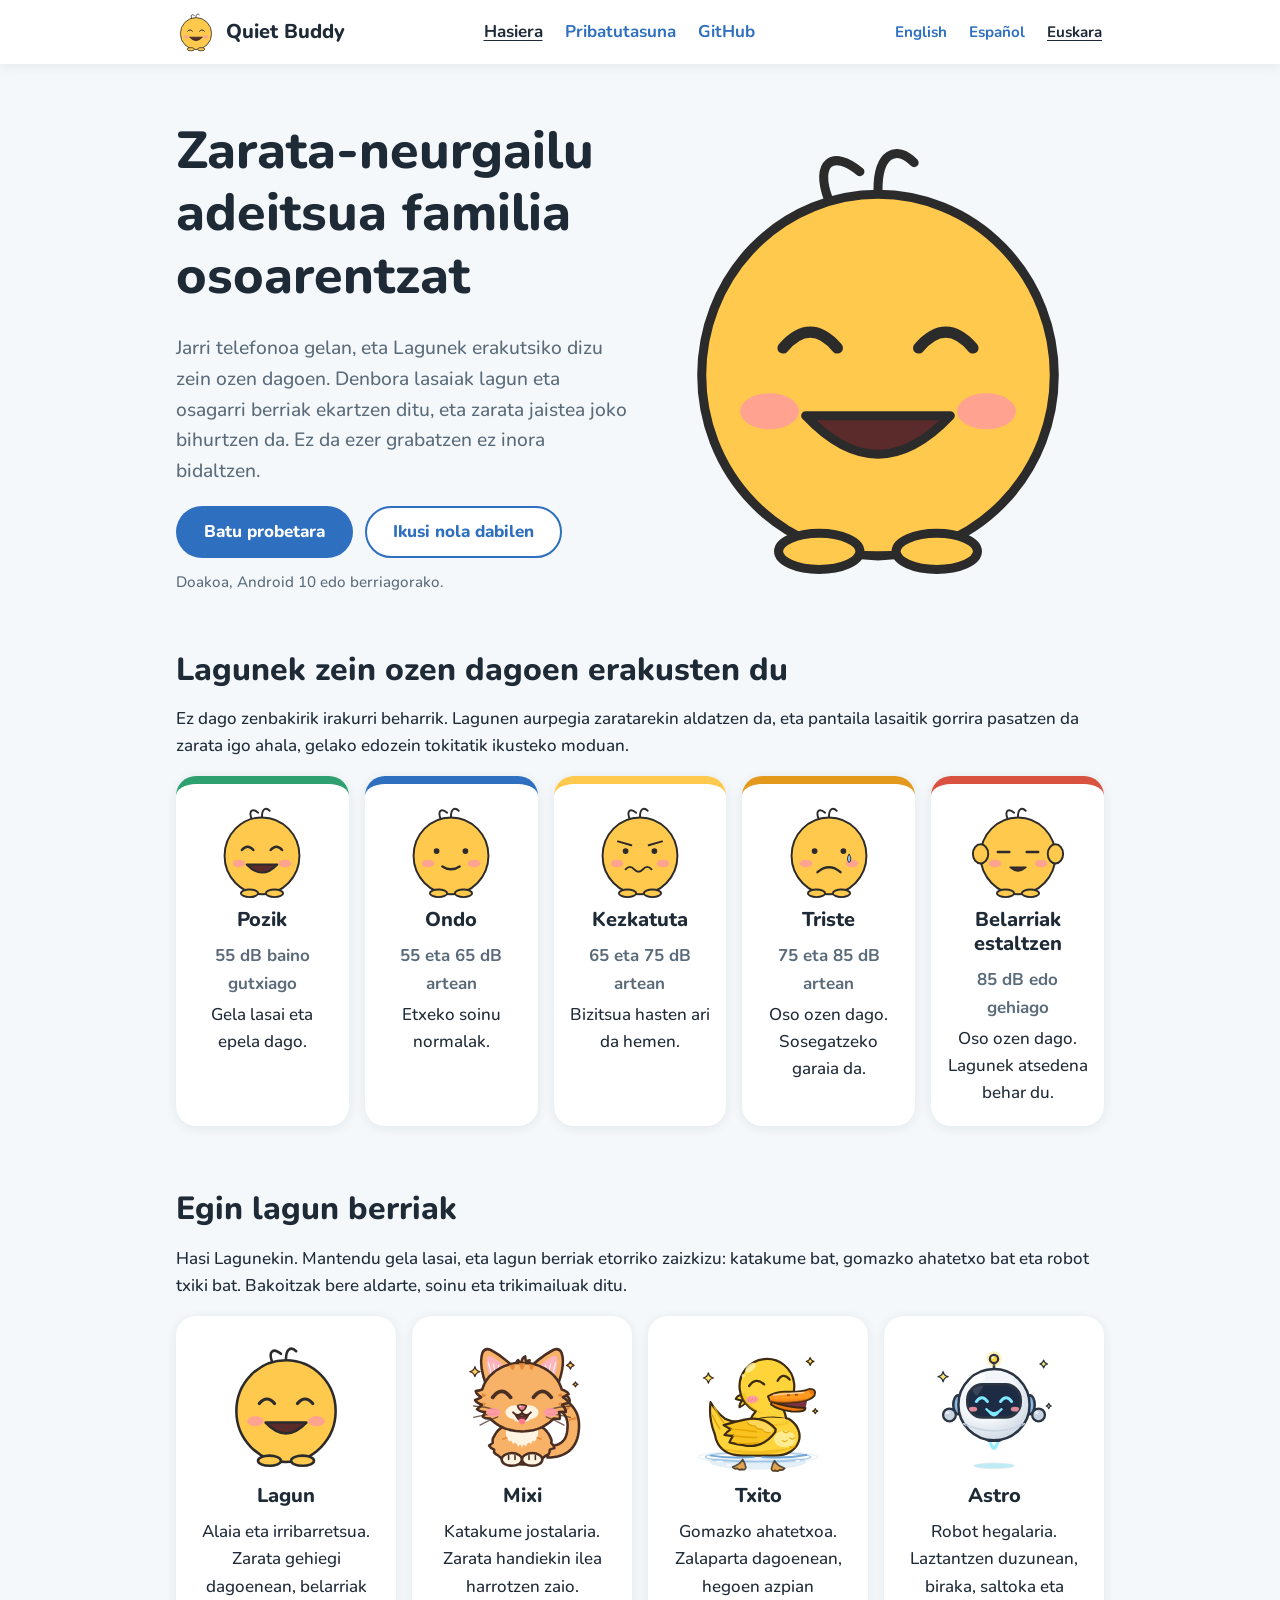
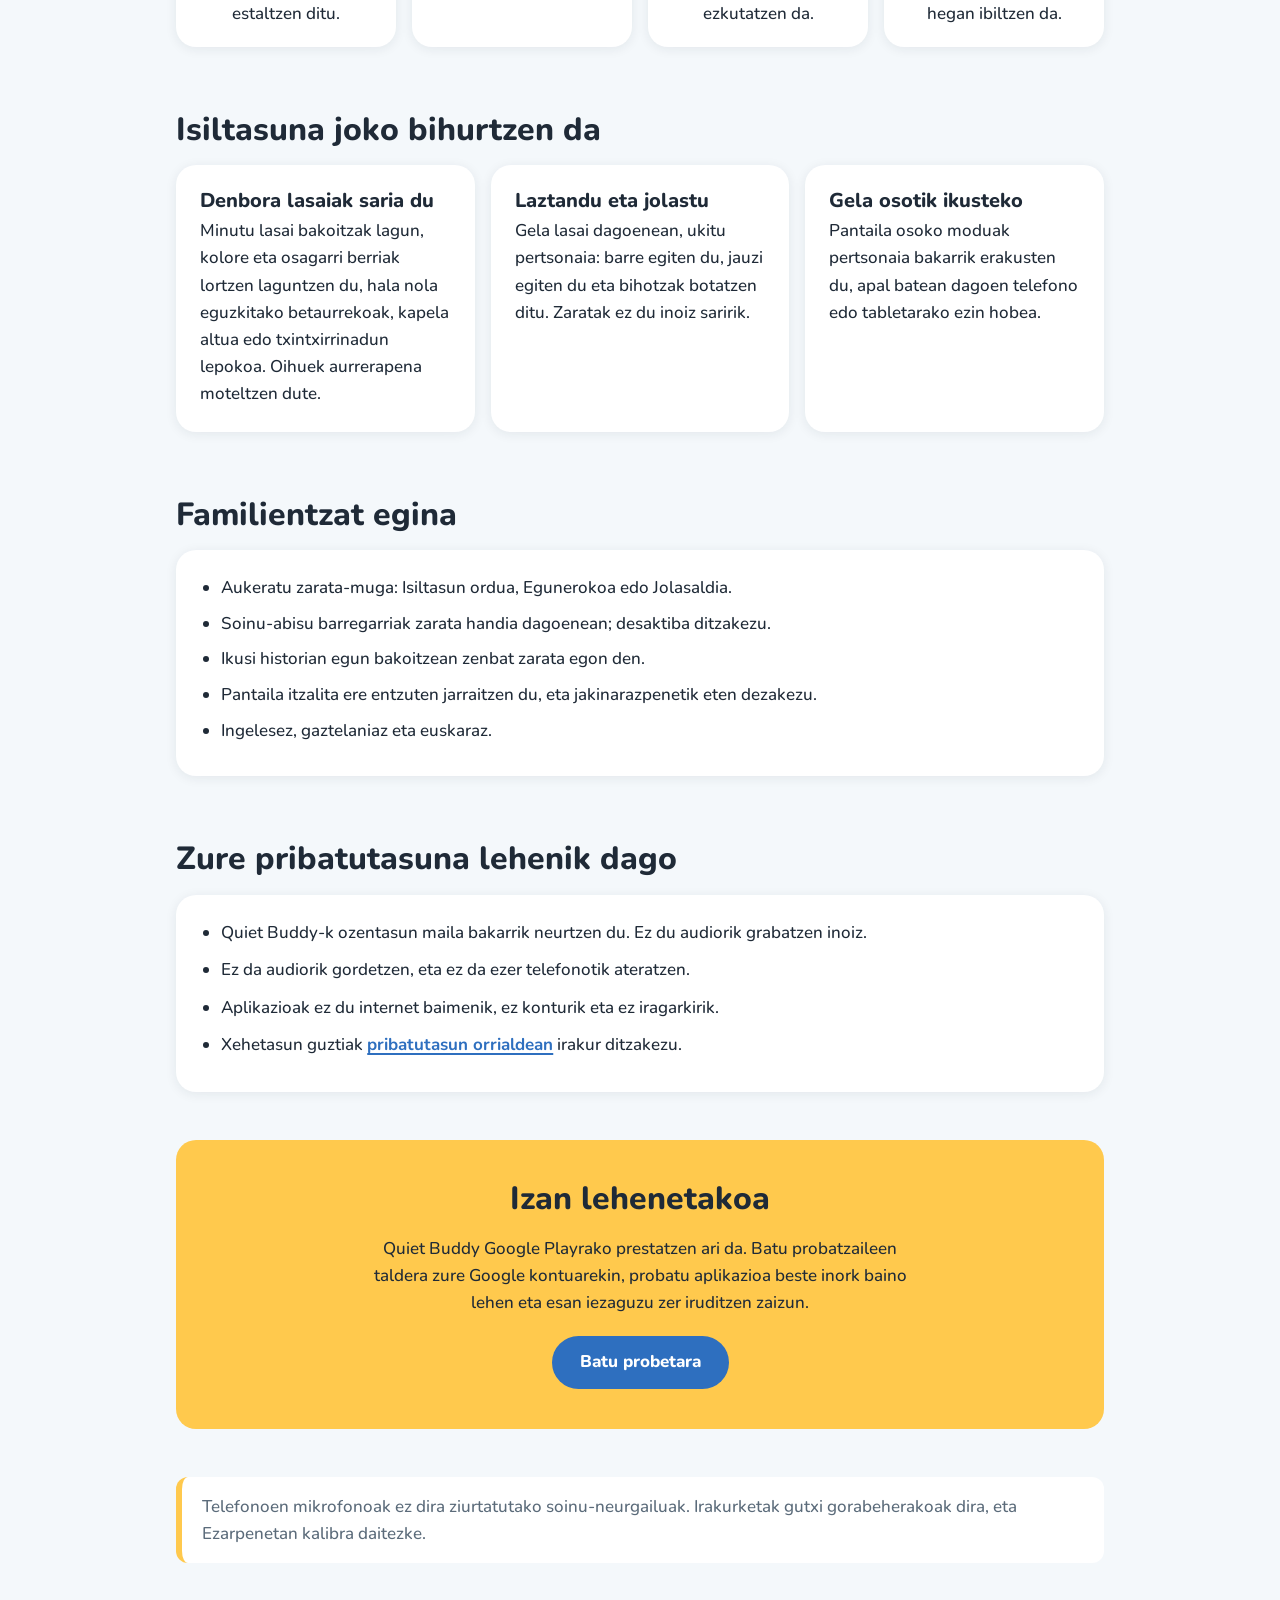
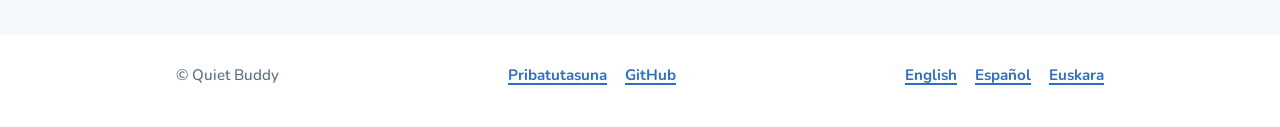
<file: eu/index.html>
<!doctype html>
<html lang="eu">
<head>
  <meta charset="utf-8">
  <meta name="viewport" content="width=device-width, initial-scale=1">
  <title>Quiet Buddy: familiarentzako zarata-neurgailu adeitsua</title>
  <meta name="description" content="Quiet Buddy Android aplikazio doakoa da, telefonoa familiarentzako zarata-neurgailu adeitsu bihurtzen duena. Pertsonaia jatorrek gela zein ozen dagoen erakusten dute, eta denbora lasaiak lagun berriak ekartzen ditu. Ez da ezer grabatzen.">
  <link rel="alternate" hreflang="en" href="https://quiet-buddy.github.io/en/">
  <link rel="alternate" hreflang="es" href="https://quiet-buddy.github.io/es/">
  <link rel="alternate" hreflang="eu" href="https://quiet-buddy.github.io/eu/">
  <link rel="alternate" hreflang="x-default" href="https://quiet-buddy.github.io/">
  <link rel="canonical" href="https://quiet-buddy.github.io/eu/">
  <meta property="og:type" content="website">
  <meta property="og:site_name" content="Quiet Buddy">
  <meta property="og:title" content="Quiet Buddy: familiarentzako zarata-neurgailu adeitsua">
  <meta property="og:description" content="Familiarentzako zarata-neurgailu adeitsua. Pertsonaia jatorrek gela zein ozen dagoen erakusten dute, eta denbora lasaiak lagun berriak ekartzen ditu.">
  <meta property="og:url" content="https://quiet-buddy.github.io/eu/">
  <meta property="og:locale" content="eu_ES">
  <meta property="og:locale:alternate" content="en_US">
  <meta property="og:locale:alternate" content="es_ES">
  <link rel="icon" href="data:image/svg+xml,%3Csvg xmlns='http://www.w3.org/2000/svg' viewBox='0 0 100 100'%3E%3Cellipse cx='50' cy='55' rx='40' ry='40' fill='%23FFC94D' stroke='%232B2B2B' stroke-width='4'/%3E%3Ccircle cx='36' cy='48' r='5' fill='%232B2B2B'/%3E%3Ccircle cx='64' cy='48' r='5' fill='%232B2B2B'/%3E%3C/svg%3E">
  <link rel="stylesheet" href="https://fonts.googleapis.com/css2?family=Nunito:wght@500;700;800&amp;display=swap">
  <link rel="stylesheet" href="../assets/site.css">
</head>
<body>

<header class="site-header">
  <div class="wrap">
    <a class="brand" href="./index.html">
      <svg viewBox="0 0 200 200" role="img" aria-label="Lagun, Quiet Buddy maskota">
        <path d="M78 30 C 72 14, 80 8, 92 18" fill="none" stroke="#2B2B2B" stroke-width="4" stroke-linecap="round"/>
        <path d="M100 26 C 100 10, 108 6, 116 14" fill="none" stroke="#2B2B2B" stroke-width="4" stroke-linecap="round"/>
        <ellipse cx="100" cy="108" rx="78" ry="80" fill="#FFC94D" stroke="#2B2B2B" stroke-width="4"/>
        <ellipse cx="52" cy="124" rx="13" ry="8" fill="#FF9AA2" opacity="0.8"/>
        <ellipse cx="148" cy="124" rx="13" ry="8" fill="#FF9AA2" opacity="0.8"/>
        <path d="M58 96 Q 70 82 82 96" fill="none" stroke="#2B2B2B" stroke-width="5" stroke-linecap="round"/>
        <path d="M118 96 Q 130 82 142 96" fill="none" stroke="#2B2B2B" stroke-width="5" stroke-linecap="round"/>
        <path d="M68 126 Q 100 160 132 126 Z" fill="#5B2A2A" stroke="#2B2B2B" stroke-width="4" stroke-linejoin="round"/>
        <ellipse cx="74" cy="186" rx="18" ry="8" fill="#FFC94D" stroke="#2B2B2B" stroke-width="4"/>
        <ellipse cx="126" cy="186" rx="18" ry="8" fill="#FFC94D" stroke="#2B2B2B" stroke-width="4"/>
      </svg>
      <span>Quiet Buddy</span>
    </a>

    <nav class="site-nav" aria-label="Nagusia">
      <ul>
        <li><a href="./index.html" aria-current="page">Hasiera</a></li>
        <li><a href="./privacy.html">Pribatutasuna</a></li>
        <li><a href="https://github.com/Quiet-Buddy/noise-meter">GitHub</a></li>
      </ul>
    </nav>

    <nav class="lang" aria-label="Hizkuntza">
      <ul>
        <li><a href="../en/index.html" hreflang="en" lang="en" data-lang="en">English</a></li>
        <li><a href="../es/index.html" hreflang="es" lang="es" data-lang="es">Español</a></li>
        <li><a href="./index.html" hreflang="eu" lang="eu" aria-current="page">Euskara</a></li>
      </ul>
    </nav>
  </div>
</header>

<main>

  <div class="wrap">

    <section class="hero" aria-labelledby="hero-title">
      <div>
        <h1 id="hero-title">Zarata-neurgailu adeitsua familia osoarentzat</h1>
        <p class="lead">Jarri telefonoa gelan, eta Lagunek erakutsiko dizu zein ozen dagoen. Denbora lasaiak lagun eta osagarri berriak ekartzen ditu, eta zarata jaistea joko bihurtzen da. Ez da ezer grabatzen ez inora bidaltzen.</p>
        <div class="actions">
          <a class="btn btn-primary" href="https://groups.google.com/g/quiet-buddy-testers">Batu probetara</a>
          <a class="btn btn-secondary" href="#moods-title">Ikusi nola dabilen</a>
        </div>
        <p class="hero-note">Doakoa, Android 10 edo berriagorako.</p>
      </div>
      <svg class="buddy-hero" viewBox="0 0 200 200" role="img" aria-label="Lagun, Quiet Buddy maskota, pozik irribarre egiten">
        <path d="M78 30 C 72 14, 80 8, 92 18" fill="none" stroke="#2B2B2B" stroke-width="4" stroke-linecap="round"/>
        <path d="M100 26 C 100 10, 108 6, 116 14" fill="none" stroke="#2B2B2B" stroke-width="4" stroke-linecap="round"/>
        <ellipse cx="100" cy="108" rx="78" ry="80" fill="#FFC94D" stroke="#2B2B2B" stroke-width="4"/>
        <ellipse cx="52" cy="124" rx="13" ry="8" fill="#FF9AA2" opacity="0.8"/>
        <ellipse cx="148" cy="124" rx="13" ry="8" fill="#FF9AA2" opacity="0.8"/>
        <path d="M58 96 Q 70 82 82 96" fill="none" stroke="#2B2B2B" stroke-width="5" stroke-linecap="round"/>
        <path d="M118 96 Q 130 82 142 96" fill="none" stroke="#2B2B2B" stroke-width="5" stroke-linecap="round"/>
        <path d="M68 126 Q 100 160 132 126 Z" fill="#5B2A2A" stroke="#2B2B2B" stroke-width="4" stroke-linejoin="round"/>
        <ellipse cx="74" cy="186" rx="18" ry="8" fill="#FFC94D" stroke="#2B2B2B" stroke-width="4"/>
        <ellipse cx="126" cy="186" rx="18" ry="8" fill="#FFC94D" stroke="#2B2B2B" stroke-width="4"/>
      </svg>
    </section>

    <section aria-labelledby="moods-title">
      <h2 id="moods-title">Lagunek zein ozen dagoen erakusten du</h2>
      <p>Ez dago zenbakirik irakurri beharrik. Lagunen aurpegia zaratarekin aldatzen da, eta pantaila lasaitik gorrira pasatzen da zarata igo ahala, gelako edozein tokitatik ikusteko moduan.</p>
      <ul class="mood-grid">

        <li class="mood mood-happy">
          <svg viewBox="0 0 200 200" role="img" aria-label="Lagun pozik">
            <path d="M78 30 C 72 14, 80 8, 92 18" fill="none" stroke="#2B2B2B" stroke-width="4" stroke-linecap="round"/>
            <path d="M100 26 C 100 10, 108 6, 116 14" fill="none" stroke="#2B2B2B" stroke-width="4" stroke-linecap="round"/>
            <ellipse cx="100" cy="108" rx="78" ry="80" fill="#FFC94D" stroke="#2B2B2B" stroke-width="4"/>
            <ellipse cx="52" cy="124" rx="13" ry="8" fill="#FF9AA2" opacity="0.8"/>
            <ellipse cx="148" cy="124" rx="13" ry="8" fill="#FF9AA2" opacity="0.8"/>
            <path d="M58 96 Q 70 82 82 96" fill="none" stroke="#2B2B2B" stroke-width="5" stroke-linecap="round"/>
            <path d="M118 96 Q 130 82 142 96" fill="none" stroke="#2B2B2B" stroke-width="5" stroke-linecap="round"/>
            <path d="M68 126 Q 100 160 132 126 Z" fill="#5B2A2A" stroke="#2B2B2B" stroke-width="4" stroke-linejoin="round"/>
            <ellipse cx="74" cy="186" rx="18" ry="8" fill="#FFC94D" stroke="#2B2B2B" stroke-width="4"/>
            <ellipse cx="126" cy="186" rx="18" ry="8" fill="#FFC94D" stroke="#2B2B2B" stroke-width="4"/>
          </svg>
          <h3>Pozik</h3>
          <p class="band">55 dB baino gutxiago</p>
          <p>Gela lasai eta epela dago.</p>
        </li>

        <li class="mood mood-fine">
          <svg viewBox="0 0 200 200" role="img" aria-label="Lagun ondo, irribarre txiki batekin">
            <path d="M78 30 C 72 14, 80 8, 92 18" fill="none" stroke="#2B2B2B" stroke-width="4" stroke-linecap="round"/>
            <path d="M100 26 C 100 10, 108 6, 116 14" fill="none" stroke="#2B2B2B" stroke-width="4" stroke-linecap="round"/>
            <ellipse cx="100" cy="108" rx="78" ry="80" fill="#FFC94D" stroke="#2B2B2B" stroke-width="4"/>
            <ellipse cx="52" cy="124" rx="13" ry="8" fill="#FF9AA2" opacity="0.8"/>
            <ellipse cx="148" cy="124" rx="13" ry="8" fill="#FF9AA2" opacity="0.8"/>
            <circle cx="70" cy="98" r="6" fill="#2B2B2B"/>
            <circle cx="130" cy="98" r="6" fill="#2B2B2B"/>
            <path d="M82 130 Q 100 142 118 130" fill="none" stroke="#2B2B2B" stroke-width="5" stroke-linecap="round"/>
            <ellipse cx="74" cy="186" rx="18" ry="8" fill="#FFC94D" stroke="#2B2B2B" stroke-width="4"/>
            <ellipse cx="126" cy="186" rx="18" ry="8" fill="#FFC94D" stroke="#2B2B2B" stroke-width="4"/>
          </svg>
          <h3>Ondo</h3>
          <p class="band">55 eta 65 dB artean</p>
          <p>Etxeko soinu normalak.</p>
        </li>

        <li class="mood mood-worried">
          <svg viewBox="0 0 200 200" role="img" aria-label="Lagun kezkatuta, ahoa uhindua eta bekainak altxatuta">
            <path d="M78 30 C 72 14, 80 8, 92 18" fill="none" stroke="#2B2B2B" stroke-width="4" stroke-linecap="round"/>
            <path d="M100 26 C 100 10, 108 6, 116 14" fill="none" stroke="#2B2B2B" stroke-width="4" stroke-linecap="round"/>
            <ellipse cx="100" cy="108" rx="78" ry="80" fill="#FFC94D" stroke="#2B2B2B" stroke-width="4"/>
            <ellipse cx="52" cy="124" rx="13" ry="8" fill="#FF9AA2" opacity="0.8"/>
            <ellipse cx="148" cy="124" rx="13" ry="8" fill="#FF9AA2" opacity="0.8"/>
            <circle cx="70" cy="98" r="6" fill="#2B2B2B"/>
            <circle cx="130" cy="98" r="6" fill="#2B2B2B"/>
            <path d="M54 78 L 82 86" fill="none" stroke="#2B2B2B" stroke-width="4" stroke-linecap="round"/>
            <path d="M146 78 L 118 86" fill="none" stroke="#2B2B2B" stroke-width="4" stroke-linecap="round"/>
            <path d="M70 136 Q 79 126 88 136 T 106 136 T 124 136" fill="none" stroke="#2B2B2B" stroke-width="4" stroke-linecap="round" stroke-linejoin="round"/>
            <ellipse cx="74" cy="186" rx="18" ry="8" fill="#FFC94D" stroke="#2B2B2B" stroke-width="4"/>
            <ellipse cx="126" cy="186" rx="18" ry="8" fill="#FFC94D" stroke="#2B2B2B" stroke-width="4"/>
          </svg>
          <h3>Kezkatuta</h3>
          <p class="band">65 eta 75 dB artean</p>
          <p>Bizitsua hasten ari da hemen.</p>
        </li>

        <li class="mood mood-sad">
          <svg viewBox="0 0 200 200" role="img" aria-label="Lagun triste, aurpegi tristearekin eta urdin kolorezko malko batekin">
            <path d="M78 30 C 72 14, 80 8, 92 18" fill="none" stroke="#2B2B2B" stroke-width="4" stroke-linecap="round"/>
            <path d="M100 26 C 100 10, 108 6, 116 14" fill="none" stroke="#2B2B2B" stroke-width="4" stroke-linecap="round"/>
            <ellipse cx="100" cy="108" rx="78" ry="80" fill="#FFC94D" stroke="#2B2B2B" stroke-width="4"/>
            <ellipse cx="52" cy="124" rx="13" ry="8" fill="#FF9AA2" opacity="0.8"/>
            <ellipse cx="148" cy="124" rx="13" ry="8" fill="#FF9AA2" opacity="0.8"/>
            <circle cx="70" cy="98" r="6" fill="#2B2B2B"/>
            <circle cx="130" cy="98" r="6" fill="#2B2B2B"/>
            <path d="M76 142 Q 100 122 124 142" fill="none" stroke="#2B2B2B" stroke-width="5" stroke-linecap="round"/>
            <path d="M142 104 Q 149 116 142 122 Q 135 116 142 104 Z" fill="#8FC8FF" stroke="#2B2B2B" stroke-width="2"/>
            <ellipse cx="74" cy="186" rx="18" ry="8" fill="#FFC94D" stroke="#2B2B2B" stroke-width="4"/>
            <ellipse cx="126" cy="186" rx="18" ry="8" fill="#FFC94D" stroke="#2B2B2B" stroke-width="4"/>
          </svg>
          <h3>Triste</h3>
          <p class="band">75 eta 85 dB artean</p>
          <p>Oso ozen dago. Sosegatzeko garaia da.</p>
        </li>

        <li class="mood mood-too-loud">
          <svg viewBox="0 0 200 200" role="img" aria-label="Lagun belarriak eskuekin estaltzen, begiak erdi itxita">
            <path d="M78 30 C 72 14, 80 8, 92 18" fill="none" stroke="#2B2B2B" stroke-width="4" stroke-linecap="round"/>
            <path d="M100 26 C 100 10, 108 6, 116 14" fill="none" stroke="#2B2B2B" stroke-width="4" stroke-linecap="round"/>
            <ellipse cx="100" cy="108" rx="78" ry="80" fill="#FFC94D" stroke="#2B2B2B" stroke-width="4"/>
            <ellipse cx="52" cy="124" rx="13" ry="8" fill="#FF9AA2" opacity="0.8"/>
            <ellipse cx="148" cy="124" rx="13" ry="8" fill="#FF9AA2" opacity="0.8"/>
            <path d="M58 100 L 82 100" fill="none" stroke="#2B2B2B" stroke-width="5" stroke-linecap="round"/>
            <path d="M118 100 L 142 100" fill="none" stroke="#2B2B2B" stroke-width="5" stroke-linecap="round"/>
            <path d="M84 132 Q 100 146 116 132 Z" fill="#5B2A2A" stroke="#2B2B2B" stroke-width="4" stroke-linejoin="round"/>
            <ellipse cx="22" cy="104" rx="16" ry="20" fill="#FFC94D" stroke="#2B2B2B" stroke-width="4"/>
            <ellipse cx="178" cy="104" rx="16" ry="20" fill="#FFC94D" stroke="#2B2B2B" stroke-width="4"/>
            <ellipse cx="74" cy="186" rx="18" ry="8" fill="#FFC94D" stroke="#2B2B2B" stroke-width="4"/>
            <ellipse cx="126" cy="186" rx="18" ry="8" fill="#FFC94D" stroke="#2B2B2B" stroke-width="4"/>
          </svg>
          <h3>Belarriak estaltzen</h3>
          <p class="band">85 dB edo gehiago</p>
          <p>Oso ozen dago. Lagunek atsedena behar du.</p>
        </li>

      </ul>
    </section>

    <section aria-labelledby="characters-title">
      <h2 id="characters-title">Egin lagun berriak</h2>
      <p>Hasi Lagunekin. Mantendu gela lasai, eta lagun berriak etorriko zaizkizu: katakume bat, gomazko ahatetxo bat eta robot txiki bat. Bakoitzak bere aldarte, soinu eta trikimailuak ditu.</p>
      <ul class="char-grid">
        <li class="char">
          <img src="../assets/characters/buddy.svg" alt="Lagun, pertsonaia hori eta biribila, irribarrez" width="140" height="140" loading="lazy">
          <h3>Lagun</h3>
          <p>Alaia eta irribarretsua. Zarata gehiegi dagoenean, belarriak estaltzen ditu.</p>
        </li>
        <li class="char">
          <img src="../assets/characters/mochi.svg" alt="Mixi, katakume laranja, irribarrez" width="140" height="140" loading="lazy">
          <h3>Mixi</h3>
          <p>Katakume jostalaria. Zarata handiekin ilea harrotzen zaio.</p>
        </li>
        <li class="char">
          <img src="../assets/characters/pip.svg" alt="Txito, gomazko ahatetxo horia, irribarrez bere urmaelean" width="140" height="140" loading="lazy">
          <h3>Txito</h3>
          <p>Gomazko ahatetxoa. Zalaparta dagoenean, hegoen azpian ezkutatzen da.</p>
        </li>
        <li class="char">
          <img src="../assets/characters/astro.svg" alt="Astro, pantaila-aurpegia duen robot zuri hegalaria, irribarrez" width="140" height="140" loading="lazy">
          <h3>Astro</h3>
          <p>Robot hegalaria. Laztantzen duzunean, biraka, saltoka eta hegan ibiltzen da.</p>
        </li>
      </ul>
    </section>

    <section aria-labelledby="game-title">
      <h2 id="game-title">Isiltasuna joko bihurtzen da</h2>
      <div class="feature-grid feature-grid-3">
        <div class="card">
          <h3>Denbora lasaiak saria du</h3>
          <p>Minutu lasai bakoitzak lagun, kolore eta osagarri berriak lortzen laguntzen du, hala nola eguzkitako betaurrekoak, kapela altua edo txintxirrinadun lepokoa. Oihuek aurrerapena moteltzen dute.</p>
        </div>
        <div class="card">
          <h3>Laztandu eta jolastu</h3>
          <p>Gela lasai dagoenean, ukitu pertsonaia: barre egiten du, jauzi egiten du eta bihotzak botatzen ditu. Zaratak ez du inoiz saririk.</p>
        </div>
        <div class="card">
          <h3>Gela osotik ikusteko</h3>
          <p>Pantaila osoko moduak pertsonaia bakarrik erakusten du, apal batean dagoen telefono edo tabletarako ezin hobea.</p>
        </div>
      </div>
    </section>

    <section aria-labelledby="families-title">
      <h2 id="families-title">Familientzat egina</h2>
      <div class="card">
        <ul class="feature-list">
          <li>Aukeratu zarata-muga: Isiltasun ordua, Egunerokoa edo Jolasaldia.</li>
          <li>Soinu-abisu barregarriak zarata handia dagoenean; desaktiba ditzakezu.</li>
          <li>Ikusi historian egun bakoitzean zenbat zarata egon den.</li>
          <li>Pantaila itzalita ere entzuten jarraitzen du, eta jakinarazpenetik eten dezakezu.</li>
          <li>Ingelesez, gaztelaniaz eta euskaraz.</li>
        </ul>
      </div>
    </section>

    <section aria-labelledby="privacy-title">
      <h2 id="privacy-title">Zure pribatutasuna lehenik dago</h2>
      <div class="card">
        <ul class="privacy-list">
          <li>Quiet Buddy-k ozentasun maila bakarrik neurtzen du. Ez du audiorik grabatzen inoiz.</li>
          <li>Ez da audiorik gordetzen, eta ez da ezer telefonotik ateratzen.</li>
          <li>Aplikazioak ez du internet baimenik, ez konturik eta ez iragarkirik.</li>
          <li>Xehetasun guztiak <a href="./privacy.html">pribatutasun orrialdean</a> irakur ditzakezu.</li>
        </ul>
      </div>
    </section>

    <section class="cta" aria-labelledby="join-title">
      <h2 id="join-title">Izan lehenetakoa</h2>
      <p>Quiet Buddy Google Playrako prestatzen ari da. Batu probatzaileen taldera zure Google kontuarekin, probatu aplikazioa beste inork baino lehen eta esan iezaguzu zer iruditzen zaizun.</p>
      <a class="btn btn-primary" href="https://groups.google.com/g/quiet-buddy-testers">Batu probetara</a>
    </section>

    <section>
      <p class="note">Telefonoen mikrofonoak ez dira ziurtatutako soinu-neurgailuak. Irakurketak gutxi gorabeherakoak dira, eta Ezarpenetan kalibra daitezke.</p>
    </section>

  </div>

</main>

<footer class="site-footer">
  <div class="wrap">
    <p>&copy; Quiet Buddy</p>
    <ul class="footer-links">
      <li><a href="./privacy.html">Pribatutasuna</a></li>
      <li><a href="https://github.com/Quiet-Buddy/noise-meter">GitHub</a></li>
    </ul>
    <ul class="footer-links" aria-label="Hizkuntza">
      <li><a href="../en/index.html" hreflang="en" lang="en" data-lang="en">English</a></li>
      <li><a href="../es/index.html" hreflang="es" lang="es" data-lang="es">Español</a></li>
      <li><a href="./index.html" hreflang="eu" lang="eu" aria-current="page">Euskara</a></li>
    </ul>
  </div>
</footer>

<script>
  document.addEventListener('click', function (event) {
    var link = event.target.closest && event.target.closest('a[data-lang]');
    if (!link) return;
    try {
      localStorage.setItem('qb-lang', link.getAttribute('data-lang'));
    } catch (e) {}
  });
</script>
</body>
</html>
</file>
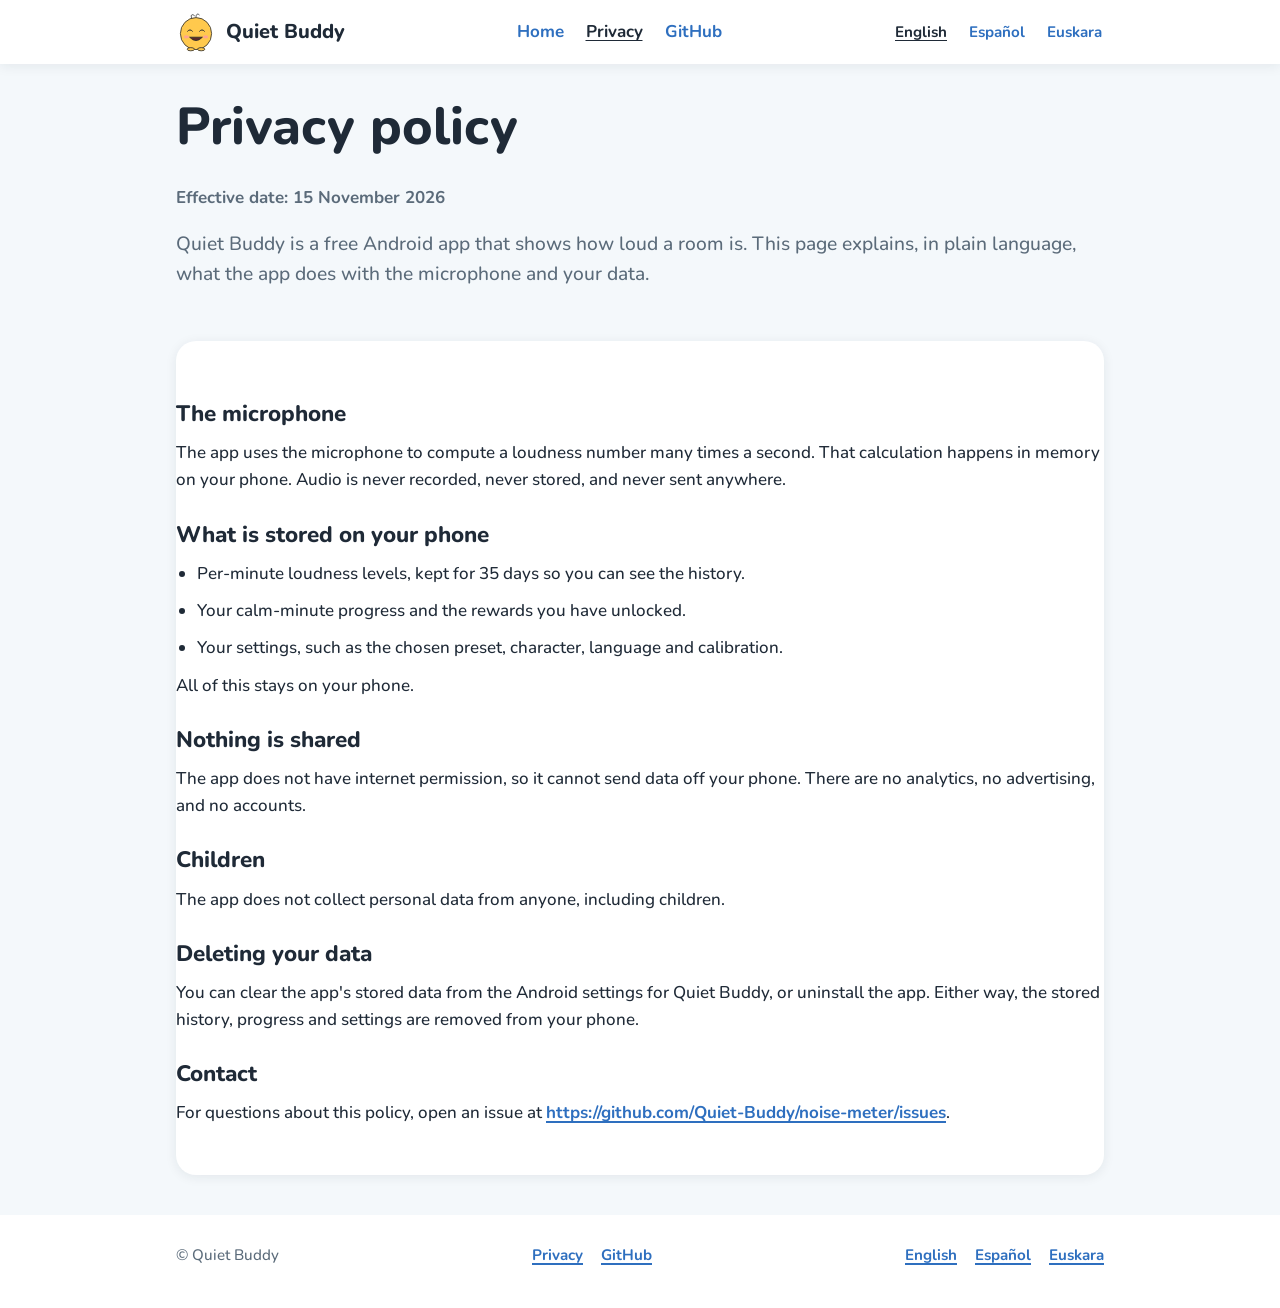
<file: en/privacy.html>
<!doctype html>
<html lang="en">
<head>
  <meta charset="utf-8">
  <meta name="viewport" content="width=device-width, initial-scale=1">
  <title>Privacy policy | Quiet Buddy</title>
  <meta name="description" content="How the Quiet Buddy app handles the microphone and your data. Audio is never recorded, stored or sent, and nothing leaves your phone.">
  <link rel="alternate" hreflang="en" href="https://quiet-buddy.github.io/en/privacy.html">
  <link rel="alternate" hreflang="es" href="https://quiet-buddy.github.io/es/privacy.html">
  <link rel="alternate" hreflang="eu" href="https://quiet-buddy.github.io/eu/privacy.html">
  <link rel="alternate" hreflang="x-default" href="https://quiet-buddy.github.io/en/privacy.html">
  <link rel="canonical" href="https://quiet-buddy.github.io/en/privacy.html">
  <meta property="og:type" content="article">
  <meta property="og:site_name" content="Quiet Buddy">
  <meta property="og:title" content="Privacy policy | Quiet Buddy">
  <meta property="og:description" content="Audio is never recorded, stored or sent. Nothing leaves your phone.">
  <meta property="og:url" content="https://quiet-buddy.github.io/en/privacy.html">
  <meta property="og:locale" content="en_US">
  <meta property="og:locale:alternate" content="es_ES">
  <meta property="og:locale:alternate" content="eu_ES">
  <link rel="icon" href="data:image/svg+xml,%3Csvg xmlns='http://www.w3.org/2000/svg' viewBox='0 0 100 100'%3E%3Cellipse cx='50' cy='55' rx='40' ry='40' fill='%23FFC94D' stroke='%232B2B2B' stroke-width='4'/%3E%3Ccircle cx='36' cy='48' r='5' fill='%232B2B2B'/%3E%3Ccircle cx='64' cy='48' r='5' fill='%232B2B2B'/%3E%3C/svg%3E">
  <link rel="stylesheet" href="https://fonts.googleapis.com/css2?family=Nunito:wght@500;700;800&amp;display=swap">
  <link rel="stylesheet" href="../assets/site.css">
</head>
<body>

<header class="site-header">
  <div class="wrap">
    <a class="brand" href="./index.html">
      <svg viewBox="0 0 200 200" role="img" aria-label="Buddy, the Quiet Buddy mascot">
        <path d="M78 30 C 72 14, 80 8, 92 18" fill="none" stroke="#2B2B2B" stroke-width="4" stroke-linecap="round"/>
        <path d="M100 26 C 100 10, 108 6, 116 14" fill="none" stroke="#2B2B2B" stroke-width="4" stroke-linecap="round"/>
        <ellipse cx="100" cy="108" rx="78" ry="80" fill="#FFC94D" stroke="#2B2B2B" stroke-width="4"/>
        <ellipse cx="52" cy="124" rx="13" ry="8" fill="#FF9AA2" opacity="0.8"/>
        <ellipse cx="148" cy="124" rx="13" ry="8" fill="#FF9AA2" opacity="0.8"/>
        <path d="M58 96 Q 70 82 82 96" fill="none" stroke="#2B2B2B" stroke-width="5" stroke-linecap="round"/>
        <path d="M118 96 Q 130 82 142 96" fill="none" stroke="#2B2B2B" stroke-width="5" stroke-linecap="round"/>
        <path d="M68 126 Q 100 160 132 126 Z" fill="#5B2A2A" stroke="#2B2B2B" stroke-width="4" stroke-linejoin="round"/>
        <ellipse cx="74" cy="186" rx="18" ry="8" fill="#FFC94D" stroke="#2B2B2B" stroke-width="4"/>
        <ellipse cx="126" cy="186" rx="18" ry="8" fill="#FFC94D" stroke="#2B2B2B" stroke-width="4"/>
      </svg>
      <span>Quiet Buddy</span>
    </a>

    <nav class="site-nav" aria-label="Main">
      <ul>
        <li><a href="./index.html">Home</a></li>
        <li><a href="./privacy.html" aria-current="page">Privacy</a></li>
        <li><a href="https://github.com/Quiet-Buddy/noise-meter">GitHub</a></li>
      </ul>
    </nav>

    <nav class="lang" aria-label="Language">
      <ul>
        <li><a href="./privacy.html" hreflang="en" lang="en" aria-current="page">English</a></li>
        <li><a href="../es/privacy.html" hreflang="es" lang="es" data-lang="es">Español</a></li>
        <li><a href="../eu/privacy.html" hreflang="eu" lang="eu" data-lang="eu">Euskara</a></li>
      </ul>
    </nav>
  </div>
</header>

<main>

  <div class="wrap">

    <section class="page-title" aria-labelledby="policy-title">
      <h1 id="policy-title">Privacy policy</h1>
      <p class="meta">Effective date: 15 November 2026</p>
      <p class="lead">Quiet Buddy is a free Android app that shows how loud a room is. This page explains, in plain language, what the app does with the microphone and your data.</p>
    </section>

    <section class="card policy">

      <h2>The microphone</h2>
      <p>The app uses the microphone to compute a loudness number many times a second. That calculation happens in memory on your phone. Audio is never recorded, never stored, and never sent anywhere.</p>

      <h2>What is stored on your phone</h2>
      <ul class="privacy-list">
        <li>Per-minute loudness levels, kept for 35 days so you can see the history.</li>
        <li>Your calm-minute progress and the rewards you have unlocked.</li>
        <li>Your settings, such as the chosen preset, character, language and calibration.</li>
      </ul>
      <p>All of this stays on your phone.</p>

      <h2>Nothing is shared</h2>
      <p>The app does not have internet permission, so it cannot send data off your phone. There are no analytics, no advertising, and no accounts.</p>

      <h2>Children</h2>
      <p>The app does not collect personal data from anyone, including children.</p>

      <h2>Deleting your data</h2>
      <p>You can clear the app's stored data from the Android settings for Quiet Buddy, or uninstall the app. Either way, the stored history, progress and settings are removed from your phone.</p>

      <h2>Contact</h2>
      <p>For questions about this policy, open an issue at <a href="https://github.com/Quiet-Buddy/noise-meter/issues">https://github.com/Quiet-Buddy/noise-meter/issues</a>.</p>

    </section>

  </div>

</main>

<footer class="site-footer">
  <div class="wrap">
    <p>&copy; Quiet Buddy</p>
    <ul class="footer-links">
      <li><a href="./privacy.html">Privacy</a></li>
      <li><a href="https://github.com/Quiet-Buddy/noise-meter">GitHub</a></li>
    </ul>
    <ul class="footer-links" aria-label="Language">
      <li><a href="./privacy.html" hreflang="en" lang="en" aria-current="page">English</a></li>
      <li><a href="../es/privacy.html" hreflang="es" lang="es" data-lang="es">Español</a></li>
      <li><a href="../eu/privacy.html" hreflang="eu" lang="eu" data-lang="eu">Euskara</a></li>
    </ul>
  </div>
</footer>

<script>
  document.addEventListener('click', function (event) {
    var link = event.target.closest && event.target.closest('a[data-lang]');
    if (!link) return;
    try {
      localStorage.setItem('qb-lang', link.getAttribute('data-lang'));
    } catch (e) {}
  });
</script>
</body>
</html>
</file>
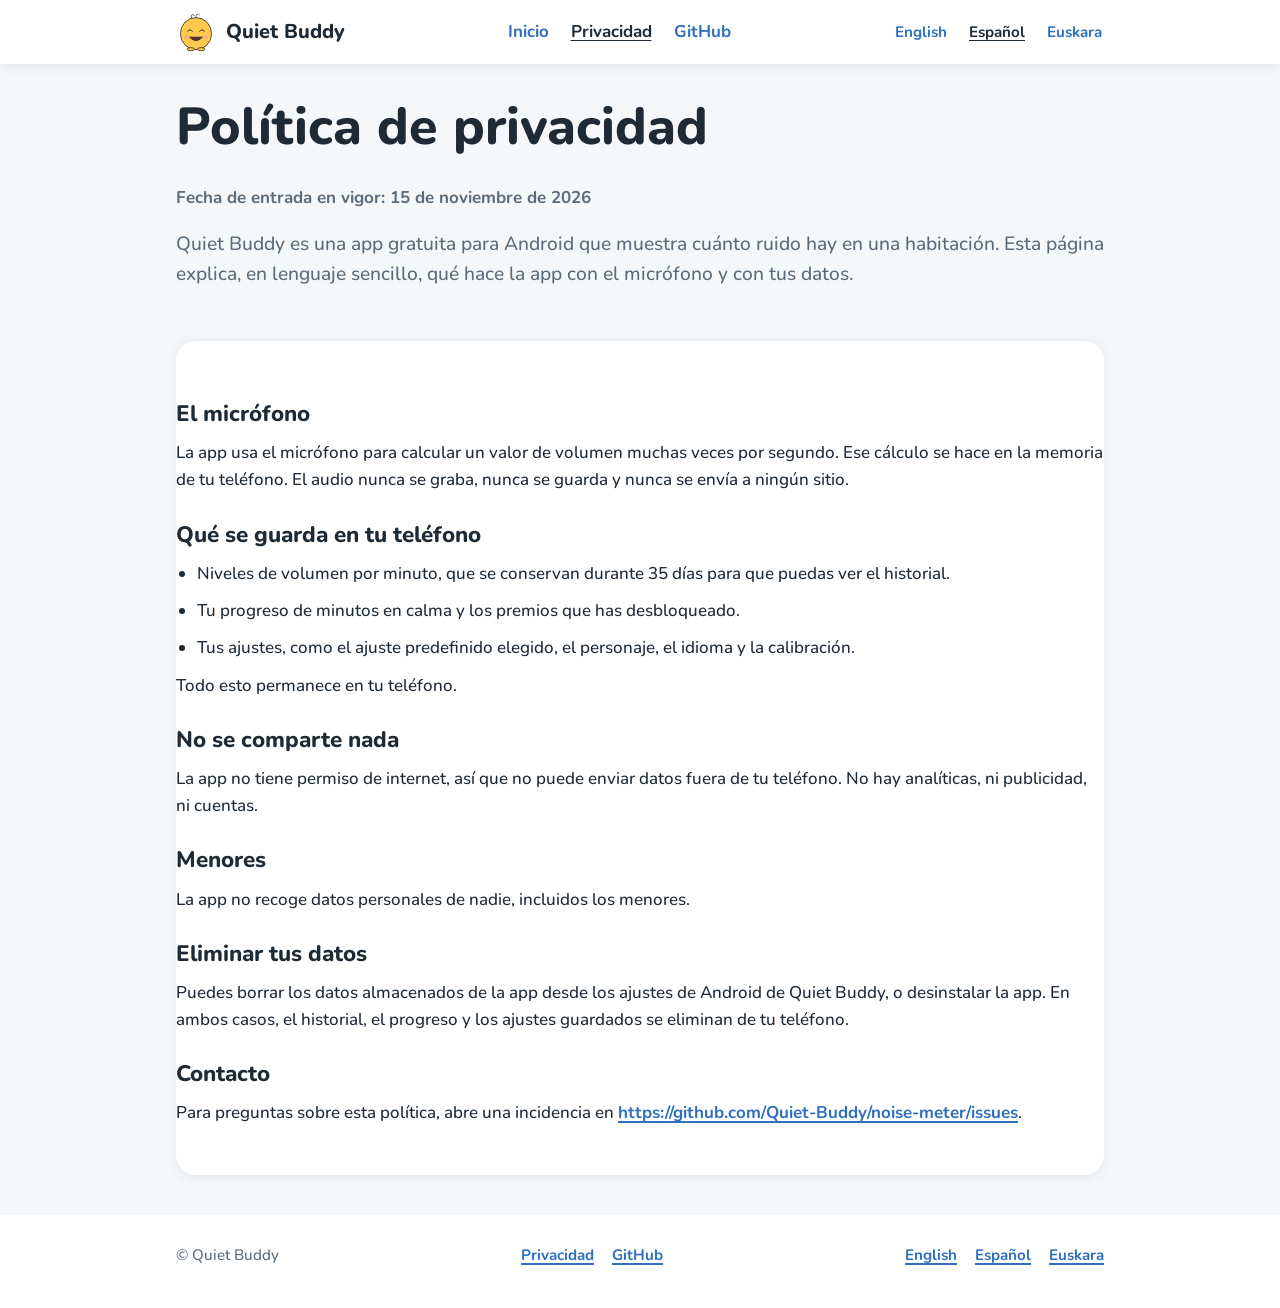
<file: es/privacy.html>
<!doctype html>
<html lang="es">
<head>
  <meta charset="utf-8">
  <meta name="viewport" content="width=device-width, initial-scale=1">
  <title>Política de privacidad | Quiet Buddy</title>
  <meta name="description" content="Cómo la app Quiet Buddy gestiona el micrófono y tus datos. El audio nunca se graba, guarda ni envía, y nada sale de tu teléfono.">
  <link rel="alternate" hreflang="en" href="https://quiet-buddy.github.io/en/privacy.html">
  <link rel="alternate" hreflang="es" href="https://quiet-buddy.github.io/es/privacy.html">
  <link rel="alternate" hreflang="eu" href="https://quiet-buddy.github.io/eu/privacy.html">
  <link rel="alternate" hreflang="x-default" href="https://quiet-buddy.github.io/en/privacy.html">
  <link rel="canonical" href="https://quiet-buddy.github.io/es/privacy.html">
  <meta property="og:type" content="article">
  <meta property="og:site_name" content="Quiet Buddy">
  <meta property="og:title" content="Política de privacidad | Quiet Buddy">
  <meta property="og:description" content="El audio nunca se graba, guarda ni envía. Nada sale de tu teléfono.">
  <meta property="og:url" content="https://quiet-buddy.github.io/es/privacy.html">
  <meta property="og:locale" content="es_ES">
  <meta property="og:locale:alternate" content="en_US">
  <meta property="og:locale:alternate" content="eu_ES">
  <link rel="icon" href="data:image/svg+xml,%3Csvg xmlns='http://www.w3.org/2000/svg' viewBox='0 0 100 100'%3E%3Cellipse cx='50' cy='55' rx='40' ry='40' fill='%23FFC94D' stroke='%232B2B2B' stroke-width='4'/%3E%3Ccircle cx='36' cy='48' r='5' fill='%232B2B2B'/%3E%3Ccircle cx='64' cy='48' r='5' fill='%232B2B2B'/%3E%3C/svg%3E">
  <link rel="stylesheet" href="https://fonts.googleapis.com/css2?family=Nunito:wght@500;700;800&amp;display=swap">
  <link rel="stylesheet" href="../assets/site.css">
</head>
<body>

<header class="site-header">
  <div class="wrap">
    <a class="brand" href="./index.html">
      <svg viewBox="0 0 200 200" role="img" aria-label="Buddy, la mascota de Quiet Buddy">
        <path d="M78 30 C 72 14, 80 8, 92 18" fill="none" stroke="#2B2B2B" stroke-width="4" stroke-linecap="round"/>
        <path d="M100 26 C 100 10, 108 6, 116 14" fill="none" stroke="#2B2B2B" stroke-width="4" stroke-linecap="round"/>
        <ellipse cx="100" cy="108" rx="78" ry="80" fill="#FFC94D" stroke="#2B2B2B" stroke-width="4"/>
        <ellipse cx="52" cy="124" rx="13" ry="8" fill="#FF9AA2" opacity="0.8"/>
        <ellipse cx="148" cy="124" rx="13" ry="8" fill="#FF9AA2" opacity="0.8"/>
        <path d="M58 96 Q 70 82 82 96" fill="none" stroke="#2B2B2B" stroke-width="5" stroke-linecap="round"/>
        <path d="M118 96 Q 130 82 142 96" fill="none" stroke="#2B2B2B" stroke-width="5" stroke-linecap="round"/>
        <path d="M68 126 Q 100 160 132 126 Z" fill="#5B2A2A" stroke="#2B2B2B" stroke-width="4" stroke-linejoin="round"/>
        <ellipse cx="74" cy="186" rx="18" ry="8" fill="#FFC94D" stroke="#2B2B2B" stroke-width="4"/>
        <ellipse cx="126" cy="186" rx="18" ry="8" fill="#FFC94D" stroke="#2B2B2B" stroke-width="4"/>
      </svg>
      <span>Quiet Buddy</span>
    </a>

    <nav class="site-nav" aria-label="Principal">
      <ul>
        <li><a href="./index.html">Inicio</a></li>
        <li><a href="./privacy.html" aria-current="page">Privacidad</a></li>
        <li><a href="https://github.com/Quiet-Buddy/noise-meter">GitHub</a></li>
      </ul>
    </nav>

    <nav class="lang" aria-label="Idioma">
      <ul>
        <li><a href="../en/privacy.html" hreflang="en" lang="en" data-lang="en">English</a></li>
        <li><a href="./privacy.html" hreflang="es" lang="es" aria-current="page">Español</a></li>
        <li><a href="../eu/privacy.html" hreflang="eu" lang="eu" data-lang="eu">Euskara</a></li>
      </ul>
    </nav>
  </div>
</header>

<main>

  <div class="wrap">

    <section class="page-title" aria-labelledby="policy-title">
      <h1 id="policy-title">Política de privacidad</h1>
      <p class="meta">Fecha de entrada en vigor: 15 de noviembre de 2026</p>
      <p class="lead">Quiet Buddy es una app gratuita para Android que muestra cuánto ruido hay en una habitación. Esta página explica, en lenguaje sencillo, qué hace la app con el micrófono y con tus datos.</p>
    </section>

    <section class="card policy">

      <h2>El micrófono</h2>
      <p>La app usa el micrófono para calcular un valor de volumen muchas veces por segundo. Ese cálculo se hace en la memoria de tu teléfono. El audio nunca se graba, nunca se guarda y nunca se envía a ningún sitio.</p>

      <h2>Qué se guarda en tu teléfono</h2>
      <ul class="privacy-list">
        <li>Niveles de volumen por minuto, que se conservan durante 35 días para que puedas ver el historial.</li>
        <li>Tu progreso de minutos en calma y los premios que has desbloqueado.</li>
        <li>Tus ajustes, como el ajuste predefinido elegido, el personaje, el idioma y la calibración.</li>
      </ul>
      <p>Todo esto permanece en tu teléfono.</p>

      <h2>No se comparte nada</h2>
      <p>La app no tiene permiso de internet, así que no puede enviar datos fuera de tu teléfono. No hay analíticas, ni publicidad, ni cuentas.</p>

      <h2>Menores</h2>
      <p>La app no recoge datos personales de nadie, incluidos los menores.</p>

      <h2>Eliminar tus datos</h2>
      <p>Puedes borrar los datos almacenados de la app desde los ajustes de Android de Quiet Buddy, o desinstalar la app. En ambos casos, el historial, el progreso y los ajustes guardados se eliminan de tu teléfono.</p>

      <h2>Contacto</h2>
      <p>Para preguntas sobre esta política, abre una incidencia en <a href="https://github.com/Quiet-Buddy/noise-meter/issues">https://github.com/Quiet-Buddy/noise-meter/issues</a>.</p>

    </section>

  </div>

</main>

<footer class="site-footer">
  <div class="wrap">
    <p>&copy; Quiet Buddy</p>
    <ul class="footer-links">
      <li><a href="./privacy.html">Privacidad</a></li>
      <li><a href="https://github.com/Quiet-Buddy/noise-meter">GitHub</a></li>
    </ul>
    <ul class="footer-links" aria-label="Idioma">
      <li><a href="../en/privacy.html" hreflang="en" lang="en" data-lang="en">English</a></li>
      <li><a href="./privacy.html" hreflang="es" lang="es" aria-current="page">Español</a></li>
      <li><a href="../eu/privacy.html" hreflang="eu" lang="eu" data-lang="eu">Euskara</a></li>
    </ul>
  </div>
</footer>

<script>
  document.addEventListener('click', function (event) {
    var link = event.target.closest && event.target.closest('a[data-lang]');
    if (!link) return;
    try {
      localStorage.setItem('qb-lang', link.getAttribute('data-lang'));
    } catch (e) {}
  });
</script>
</body>
</html>
</file>
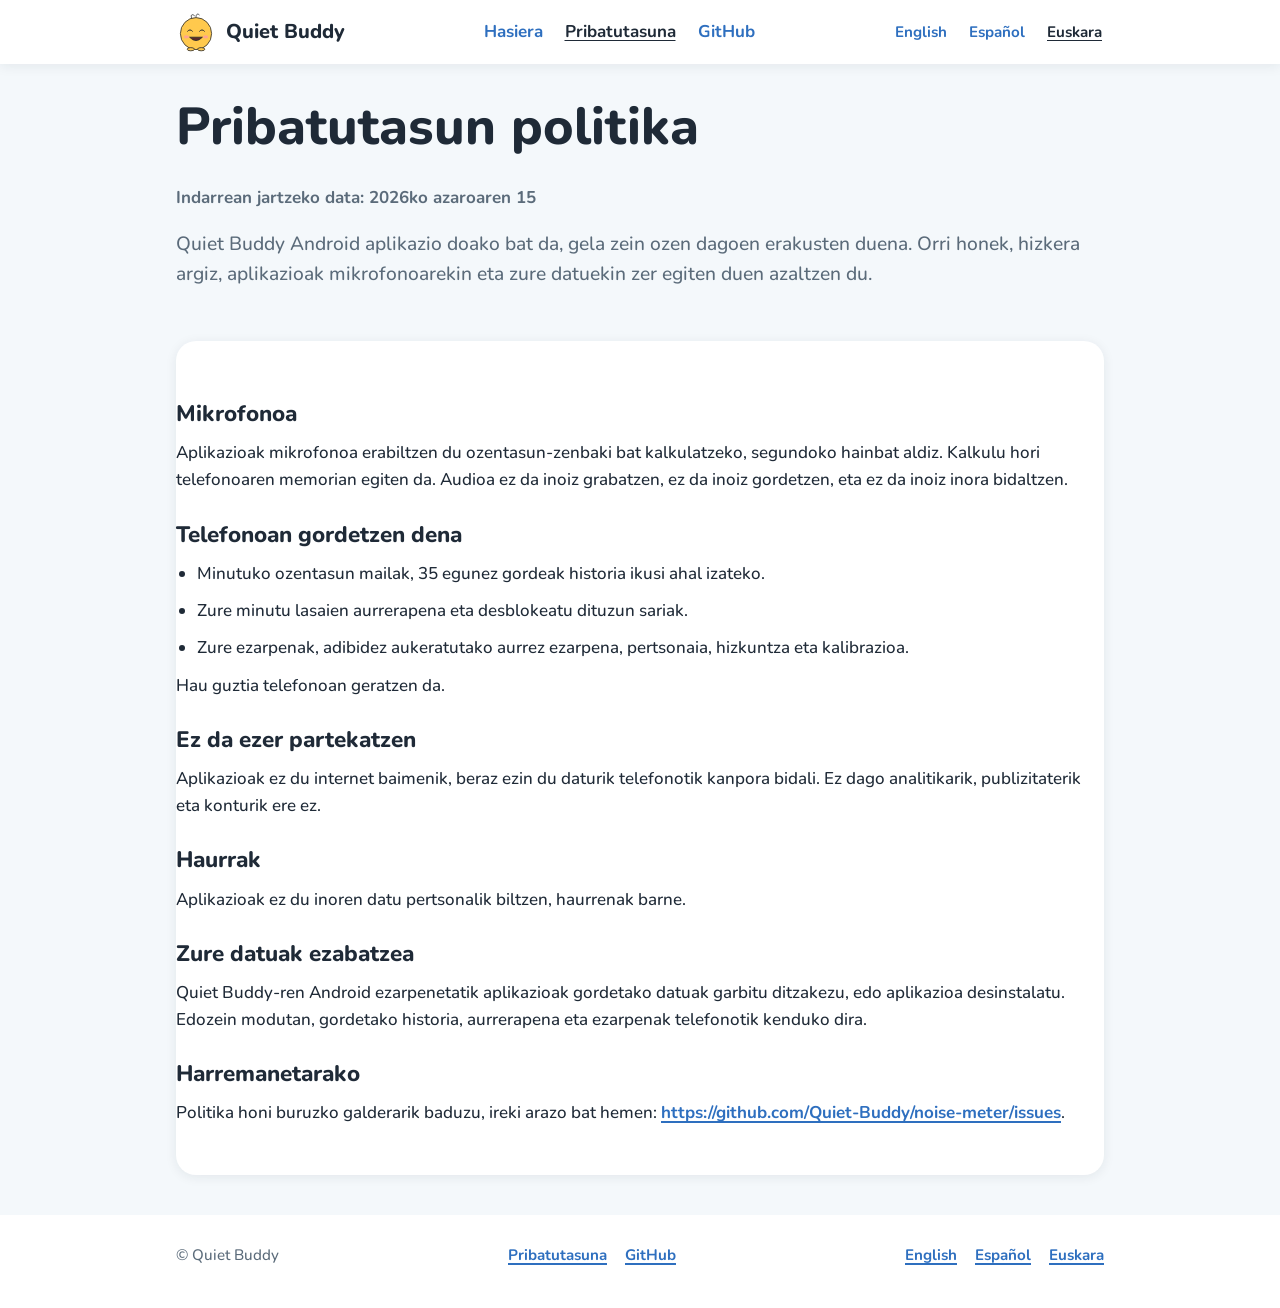
<file: eu/privacy.html>
<!doctype html>
<html lang="eu">
<head>
  <meta charset="utf-8">
  <meta name="viewport" content="width=device-width, initial-scale=1">
  <title>Pribatutasun politika | Quiet Buddy</title>
  <meta name="description" content="Quiet Buddy aplikazioak mikrofonoa eta zure datuak nola erabiltzen dituen. Audioa ez da inoiz grabatzen, gordetzen ez bidaltzen, eta ez da ezer telefonotik ateratzen.">
  <link rel="alternate" hreflang="en" href="https://quiet-buddy.github.io/en/privacy.html">
  <link rel="alternate" hreflang="es" href="https://quiet-buddy.github.io/es/privacy.html">
  <link rel="alternate" hreflang="eu" href="https://quiet-buddy.github.io/eu/privacy.html">
  <link rel="alternate" hreflang="x-default" href="https://quiet-buddy.github.io/en/privacy.html">
  <link rel="canonical" href="https://quiet-buddy.github.io/eu/privacy.html">
  <meta property="og:type" content="article">
  <meta property="og:site_name" content="Quiet Buddy">
  <meta property="og:title" content="Pribatutasun politika | Quiet Buddy">
  <meta property="og:description" content="Audioa ez da inoiz grabatzen, gordetzen ez bidaltzen. Ez da ezer telefonotik ateratzen.">
  <meta property="og:url" content="https://quiet-buddy.github.io/eu/privacy.html">
  <meta property="og:locale" content="eu_ES">
  <meta property="og:locale:alternate" content="en_US">
  <meta property="og:locale:alternate" content="es_ES">
  <link rel="icon" href="data:image/svg+xml,%3Csvg xmlns='http://www.w3.org/2000/svg' viewBox='0 0 100 100'%3E%3Cellipse cx='50' cy='55' rx='40' ry='40' fill='%23FFC94D' stroke='%232B2B2B' stroke-width='4'/%3E%3Ccircle cx='36' cy='48' r='5' fill='%232B2B2B'/%3E%3Ccircle cx='64' cy='48' r='5' fill='%232B2B2B'/%3E%3C/svg%3E">
  <link rel="stylesheet" href="https://fonts.googleapis.com/css2?family=Nunito:wght@500;700;800&amp;display=swap">
  <link rel="stylesheet" href="../assets/site.css">
</head>
<body>

<header class="site-header">
  <div class="wrap">
    <a class="brand" href="./index.html">
      <svg viewBox="0 0 200 200" role="img" aria-label="Buddy, Quiet Buddy maskota">
        <path d="M78 30 C 72 14, 80 8, 92 18" fill="none" stroke="#2B2B2B" stroke-width="4" stroke-linecap="round"/>
        <path d="M100 26 C 100 10, 108 6, 116 14" fill="none" stroke="#2B2B2B" stroke-width="4" stroke-linecap="round"/>
        <ellipse cx="100" cy="108" rx="78" ry="80" fill="#FFC94D" stroke="#2B2B2B" stroke-width="4"/>
        <ellipse cx="52" cy="124" rx="13" ry="8" fill="#FF9AA2" opacity="0.8"/>
        <ellipse cx="148" cy="124" rx="13" ry="8" fill="#FF9AA2" opacity="0.8"/>
        <path d="M58 96 Q 70 82 82 96" fill="none" stroke="#2B2B2B" stroke-width="5" stroke-linecap="round"/>
        <path d="M118 96 Q 130 82 142 96" fill="none" stroke="#2B2B2B" stroke-width="5" stroke-linecap="round"/>
        <path d="M68 126 Q 100 160 132 126 Z" fill="#5B2A2A" stroke="#2B2B2B" stroke-width="4" stroke-linejoin="round"/>
        <ellipse cx="74" cy="186" rx="18" ry="8" fill="#FFC94D" stroke="#2B2B2B" stroke-width="4"/>
        <ellipse cx="126" cy="186" rx="18" ry="8" fill="#FFC94D" stroke="#2B2B2B" stroke-width="4"/>
      </svg>
      <span>Quiet Buddy</span>
    </a>

    <nav class="site-nav" aria-label="Nagusia">
      <ul>
        <li><a href="./index.html">Hasiera</a></li>
        <li><a href="./privacy.html" aria-current="page">Pribatutasuna</a></li>
        <li><a href="https://github.com/Quiet-Buddy/noise-meter">GitHub</a></li>
      </ul>
    </nav>

    <nav class="lang" aria-label="Hizkuntza">
      <ul>
        <li><a href="../en/privacy.html" hreflang="en" lang="en" data-lang="en">English</a></li>
        <li><a href="../es/privacy.html" hreflang="es" lang="es" data-lang="es">Español</a></li>
        <li><a href="./privacy.html" hreflang="eu" lang="eu" aria-current="page">Euskara</a></li>
      </ul>
    </nav>
  </div>
</header>

<main>

  <div class="wrap">

    <section class="page-title" aria-labelledby="policy-title">
      <h1 id="policy-title">Pribatutasun politika</h1>
      <p class="meta">Indarrean jartzeko data: 2026ko azaroaren 15</p>
      <p class="lead">Quiet Buddy Android aplikazio doako bat da, gela zein ozen dagoen erakusten duena. Orri honek, hizkera argiz, aplikazioak mikrofonoarekin eta zure datuekin zer egiten duen azaltzen du.</p>
    </section>

    <section class="card policy">

      <h2>Mikrofonoa</h2>
      <p>Aplikazioak mikrofonoa erabiltzen du ozentasun-zenbaki bat kalkulatzeko, segundoko hainbat aldiz. Kalkulu hori telefonoaren memorian egiten da. Audioa ez da inoiz grabatzen, ez da inoiz gordetzen, eta ez da inoiz inora bidaltzen.</p>

      <h2>Telefonoan gordetzen dena</h2>
      <ul class="privacy-list">
        <li>Minutuko ozentasun mailak, 35 egunez gordeak historia ikusi ahal izateko.</li>
        <li>Zure minutu lasaien aurrerapena eta desblokeatu dituzun sariak.</li>
        <li>Zure ezarpenak, adibidez aukeratutako aurrez ezarpena, pertsonaia, hizkuntza eta kalibrazioa.</li>
      </ul>
      <p>Hau guztia telefonoan geratzen da.</p>

      <h2>Ez da ezer partekatzen</h2>
      <p>Aplikazioak ez du internet baimenik, beraz ezin du daturik telefonotik kanpora bidali. Ez dago analitikarik, publizitaterik eta konturik ere ez.</p>

      <h2>Haurrak</h2>
      <p>Aplikazioak ez du inoren datu pertsonalik biltzen, haurrenak barne.</p>

      <h2>Zure datuak ezabatzea</h2>
      <p>Quiet Buddy-ren Android ezarpenetatik aplikazioak gordetako datuak garbitu ditzakezu, edo aplikazioa desinstalatu. Edozein modutan, gordetako historia, aurrerapena eta ezarpenak telefonotik kenduko dira.</p>

      <h2>Harremanetarako</h2>
      <p>Politika honi buruzko galderarik baduzu, ireki arazo bat hemen: <a href="https://github.com/Quiet-Buddy/noise-meter/issues">https://github.com/Quiet-Buddy/noise-meter/issues</a>.</p>

    </section>

  </div>

</main>

<footer class="site-footer">
  <div class="wrap">
    <p>&copy; Quiet Buddy</p>
    <ul class="footer-links">
      <li><a href="./privacy.html">Pribatutasuna</a></li>
      <li><a href="https://github.com/Quiet-Buddy/noise-meter">GitHub</a></li>
    </ul>
    <ul class="footer-links" aria-label="Hizkuntza">
      <li><a href="../en/privacy.html" hreflang="en" lang="en" data-lang="en">English</a></li>
      <li><a href="../es/privacy.html" hreflang="es" lang="es" data-lang="es">Español</a></li>
      <li><a href="./privacy.html" hreflang="eu" lang="eu" aria-current="page">Euskara</a></li>
    </ul>
  </div>
</footer>

<script>
  document.addEventListener('click', function (event) {
    var link = event.target.closest && event.target.closest('a[data-lang]');
    if (!link) return;
    try {
      localStorage.setItem('qb-lang', link.getAttribute('data-lang'));
    } catch (e) {}
  });
</script>
</body>
</html>
</file>
<file: assets/site.css>
/* Quiet Buddy site. Mobile-first. Colors are tokens on :root. */

:root {
  --ink: #1F2A37;
  --ink-soft: #5B6B7A;
  --bg: #F4F8FB;
  --card: #FFFFFF;
  --accent: #2E6FBF;
  --accent-hover: #255CA3;
  --buddy: #FFC94D;
  --calm: #2E9F6E;
  --loud: #E39A1C;
  --too-loud: #D9513F;
  --radius: 20px;
  --max: 960px;
  --gutter: 16px;
  --shadow: 0 2px 12px rgba(31, 42, 55, 0.08);
}

*,
*::before,
*::after {
  box-sizing: border-box;
}

html {
  -webkit-text-size-adjust: 100%;
}

body {
  margin: 0;
  background: var(--bg);
  color: var(--ink);
  font-family: 'Nunito', system-ui, -apple-system, 'Segoe UI', sans-serif;
  font-weight: 500;
  font-size: 1.0625rem;
  line-height: 1.6;
  overflow-wrap: break-word;
}

img,
svg {
  display: block;
  max-width: 100%;
  height: auto;
}

.wrap {
  max-width: var(--max);
  margin: 0 auto;
  padding: 0 var(--gutter);
}

h1,
h2,
h3 {
  font-weight: 800;
  line-height: 1.2;
  margin: 0 0 0.5em;
}

h1 {
  font-size: clamp(2rem, 6vw, 3.25rem);
}

h2 {
  font-size: clamp(1.5rem, 4vw, 2rem);
}

h3 {
  font-size: 1.25rem;
}

p {
  margin: 0 0 1em;
}

a {
  color: var(--accent);
  font-weight: 700;
  text-decoration-thickness: 2px;
  text-underline-offset: 3px;
}

a:hover {
  color: var(--accent-hover);
}

a:focus-visible,
button:focus-visible {
  outline: 3px solid var(--accent);
  outline-offset: 3px;
  border-radius: 6px;
}

/* Header */

.site-header {
  background: var(--card);
  box-shadow: var(--shadow);
  padding: 12px 0;
}

.site-header .wrap {
  display: flex;
  flex-wrap: wrap;
  align-items: center;
  justify-content: space-between;
  gap: 12px 24px;
}

.brand {
  display: inline-flex;
  align-items: center;
  gap: 10px;
  color: var(--ink);
  text-decoration: none;
  font-weight: 800;
  font-size: 1.25rem;
}

.brand svg {
  width: 40px;
  height: 40px;
}

.site-nav ul,
.lang ul,
.footer-links {
  list-style: none;
  margin: 0;
  padding: 0;
  display: flex;
  flex-wrap: wrap;
  gap: 8px 18px;
}

.site-nav a,
.lang a {
  text-decoration: none;
  padding: 4px 2px;
}

.site-nav a[aria-current="page"],
.lang a[aria-current="page"] {
  color: var(--ink);
  text-decoration: underline;
}

.lang {
  font-size: 0.95rem;
}

/* Buttons */

.btn {
  display: inline-block;
  padding: 14px 26px;
  border-radius: 999px;
  font-weight: 800;
  text-decoration: none;
  border: 2px solid transparent;
  line-height: 1.2;
}

.btn-primary {
  background: var(--accent);
  color: #FFFFFF;
}

.btn-primary:hover {
  background: var(--accent-hover);
  color: #FFFFFF;
}

.btn-secondary {
  background: var(--card);
  color: var(--accent);
  border-color: var(--accent);
}

.btn-big {
  display: block;
  text-align: center;
  font-size: 1.25rem;
  padding: 20px 24px;
  margin-bottom: 16px;
}

/* Sections */

main > section,
main > .wrap > section:not(.hero) {
  padding: 32px 0;
}

.hero {
  display: grid;
  gap: 24px;
  padding: 40px 0 24px;
  text-align: center;
}

.hero .buddy-hero {
  width: min(260px, 70vw);
  margin: 0 auto;
}

.hero .actions {
  display: flex;
  flex-wrap: wrap;
  gap: 12px;
  justify-content: center;
  margin-top: 8px;
}

.lead {
  font-size: 1.2rem;
  color: var(--ink-soft);
}

.card {
  background: var(--card);
  border-radius: var(--radius);
  box-shadow: var(--shadow);
  padding: 24px;
}

/* Mood cards */

.mood-grid {
  list-style: none;
  margin: 0;
  padding: 0;
  display: grid;
  gap: 16px;
  grid-template-columns: 1fr;
}

.mood {
  background: var(--card);
  border-radius: var(--radius);
  box-shadow: var(--shadow);
  border-top: 8px solid var(--mood-color);
  padding: 20px 16px;
  text-align: center;
}

.mood svg {
  width: 96px;
  margin: 0 auto 8px;
}

.mood .band {
  font-weight: 700;
  color: var(--ink-soft);
  margin: 0 0 4px;
}

.mood p:last-child {
  margin: 0;
}

.mood-happy { --mood-color: var(--calm); }
.mood-fine { --mood-color: var(--accent); }
.mood-worried { --mood-color: var(--buddy); }
.mood-sad { --mood-color: var(--loud); }
.mood-too-loud { --mood-color: var(--too-loud); }

/* Steps */

.steps {
  list-style: none;
  margin: 0;
  padding: 0;
  counter-reset: step;
  display: grid;
  gap: 16px;
}

.steps li {
  position: relative;
  padding-left: 64px;
  min-height: 48px;
}

.steps li::before {
  counter-increment: step;
  content: counter(step);
  position: absolute;
  left: 0;
  top: 0;
  width: 46px;
  height: 46px;
  border-radius: 50%;
  background: var(--buddy);
  color: var(--ink);
  font-weight: 800;
  font-size: 1.25rem;
  display: flex;
  align-items: center;
  justify-content: center;
}

.steps li h3 {
  margin-bottom: 4px;
}

.steps li p {
  margin: 0;
}

/* Feature list */

.feature-list {
  margin: 0;
  padding-left: 1.25em;
}

.feature-list li {
  margin-bottom: 0.5em;
}

.privacy-list {
  margin: 0;
  padding-left: 1.25em;
}

.privacy-list li {
  margin-bottom: 0.6em;
}

.note {
  border-left: 6px solid var(--buddy);
  background: var(--card);
  border-radius: 12px;
  padding: 16px 20px;
  color: var(--ink-soft);
  margin: 0;
}

/* Characters */


.char-grid {
  list-style: none;
  margin: 0;
  padding: 0;
  display: grid;
  gap: 16px;
  grid-template-columns: 1fr;
}

.char {
  background: var(--card);
  border-radius: var(--radius);
  box-shadow: var(--shadow);
  padding: 20px 16px;
  text-align: center;
}

.char img {
  width: 140px;
  height: 140px;
  object-fit: contain;
  margin: 0 auto 8px;
}


.char p:last-child {
  margin: 0;
}



.feature-grid .card h3 {
  margin-bottom: 4px;
}

.feature-grid .card p {
  margin: 0;
}

.hero-note {
  margin: 12px 0 0;
  color: var(--ink-soft);
  font-size: 0.95rem;
}

.cta {
  text-align: center;
  background: var(--buddy);
  border-radius: var(--radius);
  padding: 40px 24px !important;
  margin: 16px 0;
}

.cta p {
  max-width: 560px;
  margin: 0 auto 20px;
}

/* Two-column layout on wider screens */

@media (min-width: 560px) {
  .mood-grid {
    grid-template-columns: repeat(2, 1fr);
  }

  .char-grid {
    grid-template-columns: repeat(2, 1fr);
  }

  .mood-grid .mood:last-child {
    grid-column: span 2;
    max-width: 50%;
    justify-self: center;
    width: 100%;
  }
}

@media (min-width: 720px) {
  .hero {
    grid-template-columns: 1fr 1fr;
    text-align: left;
    align-items: center;
    padding-top: 56px;
  }

  .hero .actions {
    justify-content: flex-start;
  }

  .hero .buddy-hero {
    margin: 0;
    width: 100%;
  }

  .mood-grid {
    grid-template-columns: repeat(5, 1fr);
  }

  .mood-grid .mood:last-child {
    grid-column: auto;
    max-width: none;
  }

  .feature-grid {
    grid-template-columns: 1fr 1fr;
  }

  .char-grid {
    grid-template-columns: repeat(4, 1fr);
  }

  .feature-grid-3 {
    grid-template-columns: repeat(3, 1fr);
  }
}

.feature-grid {
  display: grid;
  gap: 16px;
}

/* Privacy page */

.page-title {
  padding-top: 32px;
}

.meta {
  color: var(--ink-soft);
  font-weight: 700;
}

.policy h2 {
  margin-top: 1.25em;
  font-size: 1.4rem;
}

/* Footer */

.site-footer {
  margin-top: 40px;
  padding: 28px 0 40px;
  background: var(--card);
  color: var(--ink-soft);
  font-size: 0.95rem;
}

.site-footer .wrap {
  display: flex;
  flex-wrap: wrap;
  gap: 16px 32px;
  justify-content: space-between;
  align-items: center;
}

.site-footer p {
  margin: 0;
}

/* Landing (root and 404) */

.landing {
  padding: 48px 0;
}

.landing-card {
  max-width: 560px;
  margin: 0 auto;
  background: var(--card);
  border-radius: var(--radius);
  box-shadow: var(--shadow);
  padding: 32px 24px;
  text-align: center;
}

.landing-buddy {
  width: min(180px, 50vw);
  margin: 0 auto 8px;
}

.landing-choose {
  color: var(--ink-soft);
  font-weight: 700;
}

.landing-links {
  list-style: none;
  margin: 0;
  padding: 0;
}

.landing-links .btn-big {
  margin-bottom: 0;
}

.landing-links li + li {
  margin-top: 12px;
}

/* Respect reduced motion */

@media (prefers-reduced-motion: reduce) {
  *,
  *::before,
  *::after {
    animation: none !important;
    transition: none !important;
    scroll-behavior: auto !important;
  }
}
</file>
